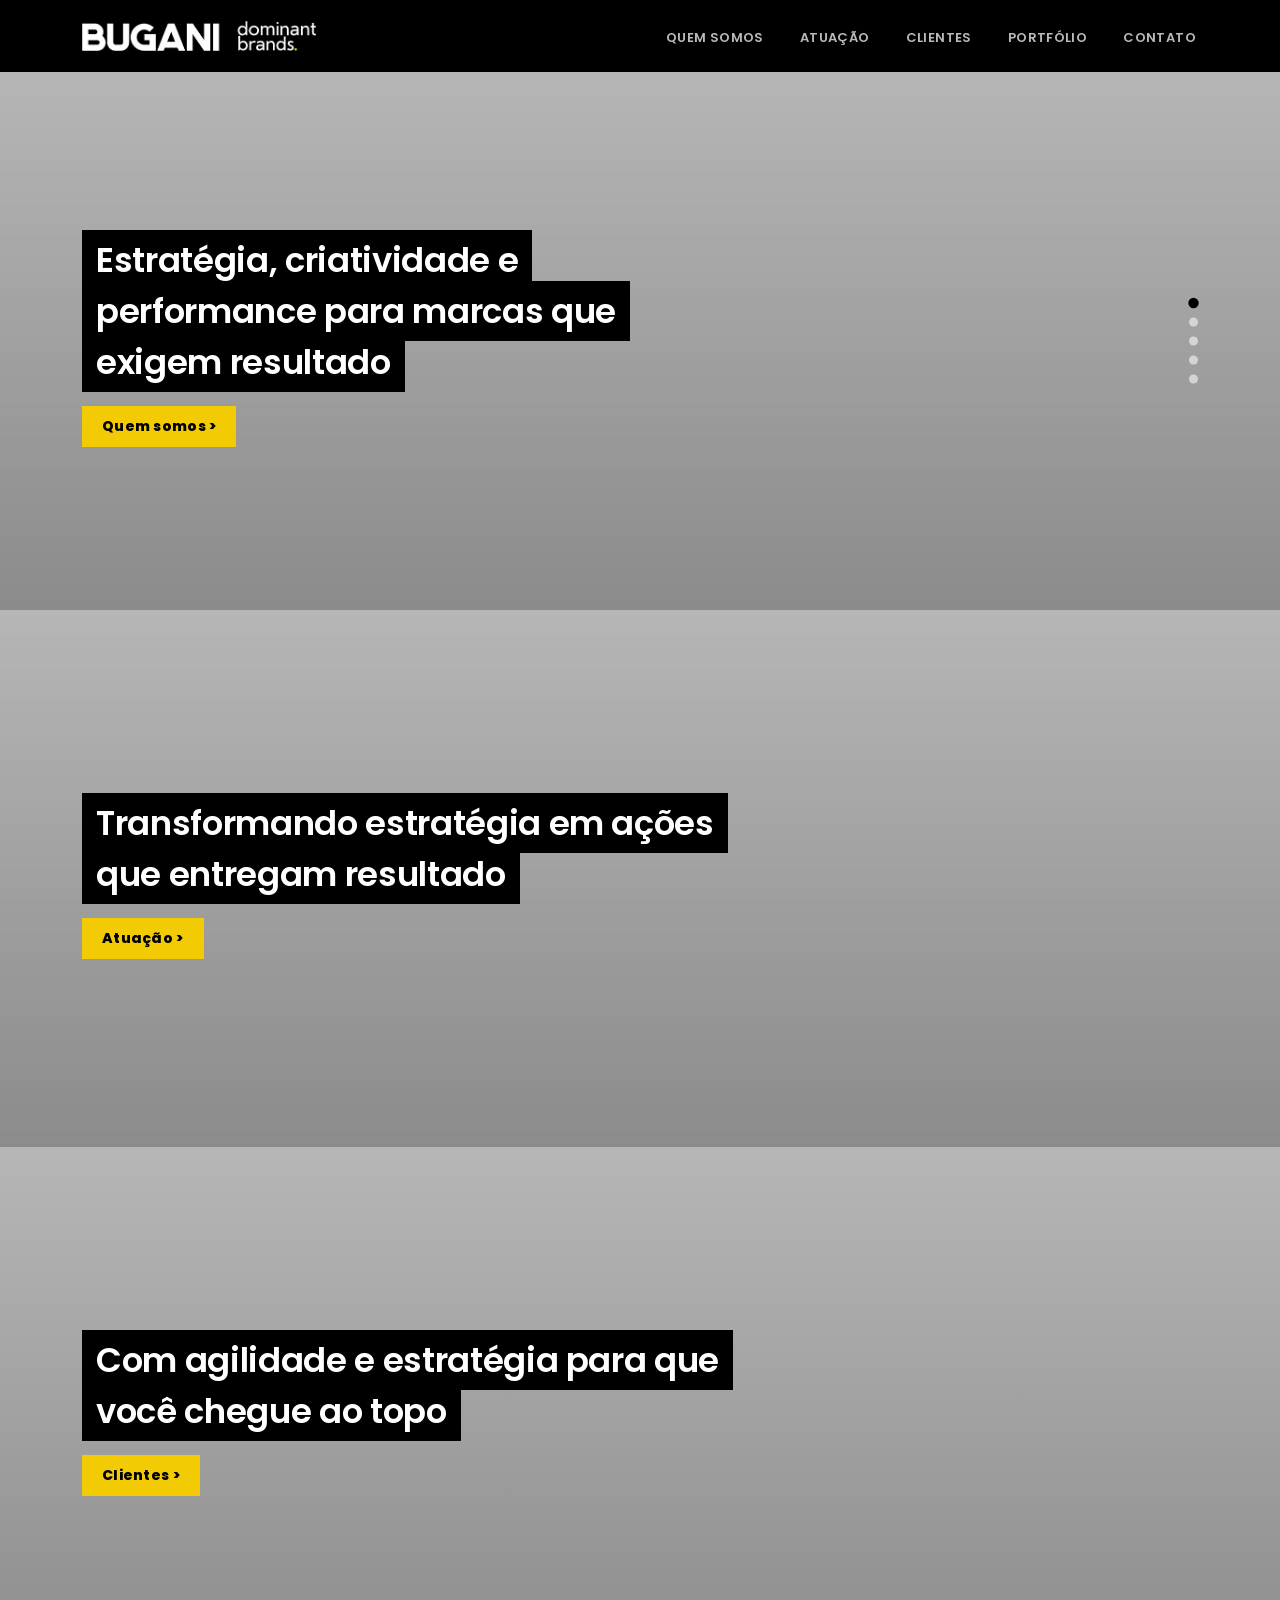
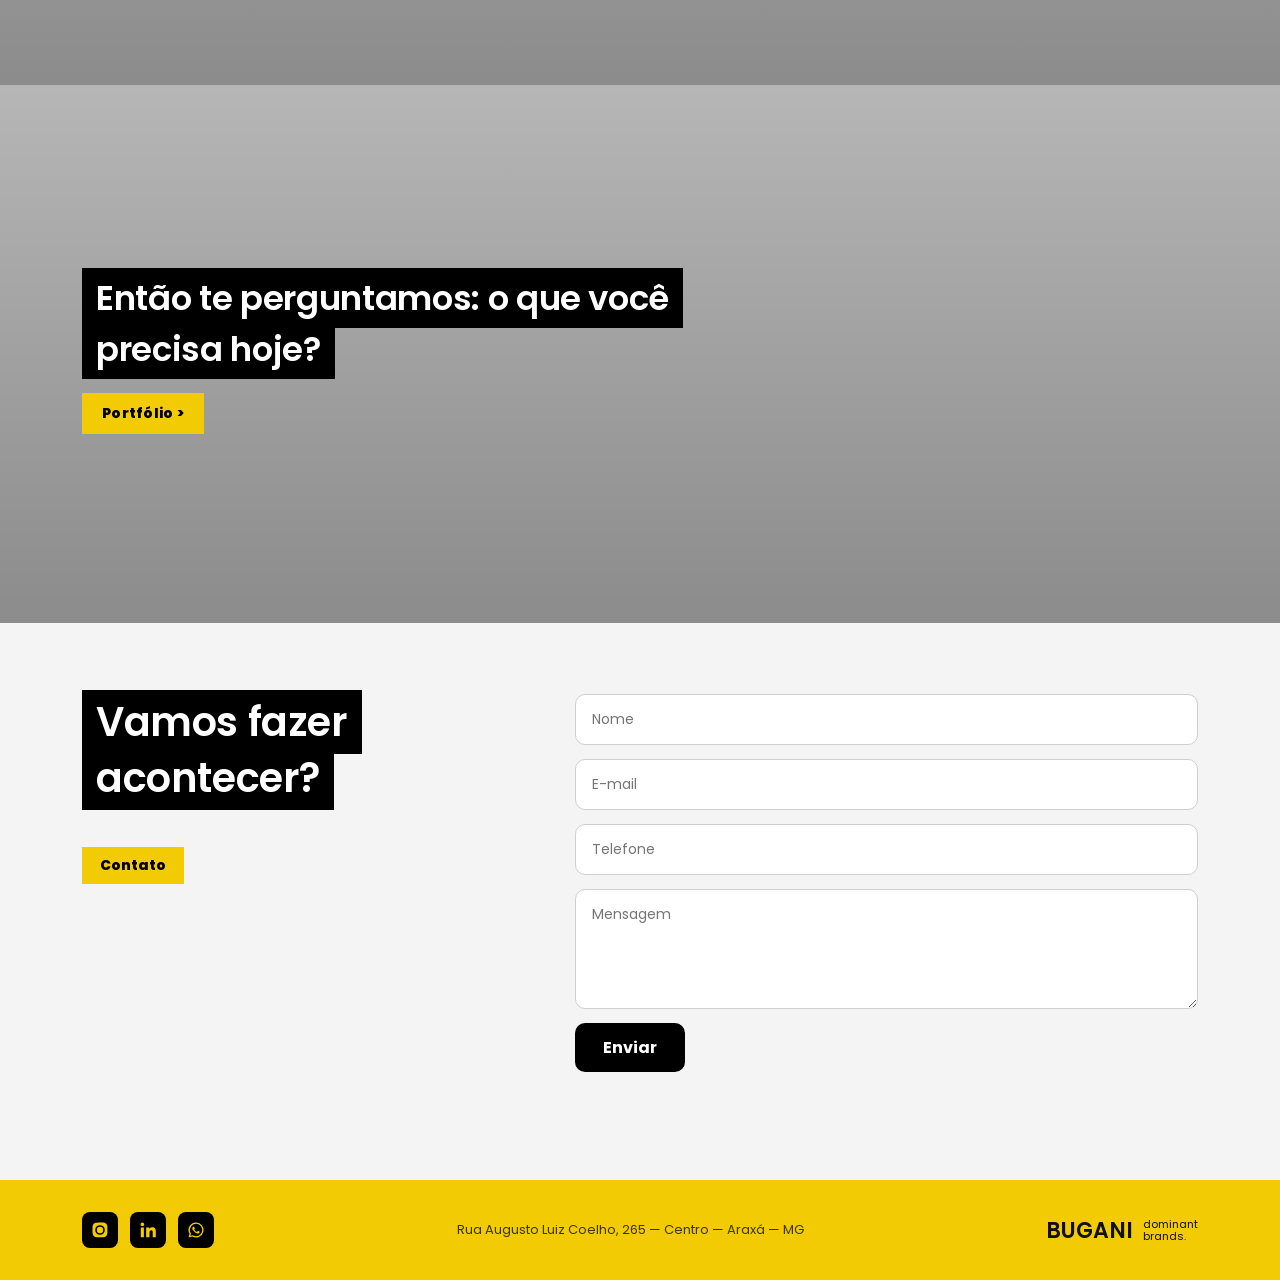
<file: index.html>
<!DOCTYPE html>
<html lang="pt-BR">
<head>
<meta charset="UTF-8">
<meta name="viewport" content="width=device-width, initial-scale=1">
<title>Bugani — Estratégia, criatividade e performance para marcas dominantes</title>
<meta name="description" content="Agência de marketing em Araxá, MG, que une estratégia, criatividade e performance para construir marcas mais fortes e relevantes.">
<link rel="icon" href="assets/favicon.png" type="image/png">
<link rel="apple-touch-icon" href="assets/apple-touch-icon.png">
<link rel="canonical" href="https://www.bugani.com.br/">
<meta name="theme-color" content="#000000">
<meta property="og:type" content="website">
<meta property="og:site_name" content="Bugani">
<meta property="og:title" content="Bugani — Estratégia, criatividade e performance para marcas dominantes">
<meta property="og:description" content="Agência de marketing em Araxá, MG, que une estratégia, criatividade e performance para construir marcas mais fortes e relevantes.">
<meta property="og:image" content="https://www.bugani.com.br/assets/og-image.png">
<meta property="og:url" content="https://www.bugani.com.br/">
<meta property="og:locale" content="pt_BR">
<meta name="twitter:card" content="summary_large_image">
<meta name="twitter:title" content="Bugani — Estratégia, criatividade e performance para marcas dominantes">
<meta name="twitter:description" content="Agência de marketing em Araxá, MG, que une estratégia, criatividade e performance para construir marcas mais fortes e relevantes.">
<meta name="twitter:image" content="https://www.bugani.com.br/assets/og-image.png">
<script type="application/ld+json">
{
  "@context": "https://schema.org",
  "@type": "MarketingAgency",
  "name": "Bugani",
  "description": "Agência de marketing em Araxá, MG, que une estratégia, criatividade e performance para construir marcas mais fortes e relevantes.",
  "url": "https://www.bugani.com.br/",
  "logo": "https://www.bugani.com.br/assets/og-image.png",
  "image": "https://www.bugani.com.br/assets/og-image.png",
  "telephone": "+55 34 99952-5095",
  "address": {
    "@type": "PostalAddress",
    "streetAddress": "Rua Augusto Luiz Coelho, 265 - Centro",
    "addressLocality": "Araxá",
    "addressRegion": "MG",
    "addressCountry": "BR"
  },
  "sameAs": [
    "https://www.instagram.com/bugani.ag/",
    "https://www.linkedin.com/company/buganimarketing/"
  ]
}
</script>
<link rel="preconnect" href="https://www.youtube-nocookie.com">
<link rel="preconnect" href="https://fonts.googleapis.com">
<link rel="preconnect" href="https://fonts.gstatic.com" crossorigin>
<link href="https://fonts.googleapis.com/css2?family=Poppins:wght@400;500;600;700&display=swap" rel="stylesheet">
<link rel="stylesheet" href="css/style.css">
</head>
<body>
<a href="#main" class="skip-link">Pular para o conteúdo</a>

<header class="nav">
  <div class="container">
    <a href="index.html" class="nav-logo">
      <img src="assets/logo-white.png" alt="Bugani — dominant brands." class="nav-logo__img">
    </a>
    <button class="nav-toggle" aria-label="Abrir menu" aria-expanded="false" aria-controls="nav-links">
      <span></span><span></span><span></span>
    </button>
    <ul class="nav-links" id="nav-links">
      <li><a href="quem-somos.html">Quem somos</a></li>
      <li><a href="atuacao.html">Atuação</a></li>
      <li><a href="clientes.html">Clientes</a></li>
      <li><a href="portfolio.html">Portfólio</a></li>
      <li><a href="#contato">Contato</a></li>
    </ul>
  </div>
</header>

<main id="main">

  <!-- 1 — Estratégia / Quem somos -->
  <section class="hero-section video-block" data-yt-id="15U0KMzEqms" data-yt-title="Bugani — estratégia, criatividade e performance">
    <div class="video-block__scrim"></div>
    <div class="container">
      <div class="hero-section__copy">
        <h1 class="hero-section__title">Estratégia, criatividade e performance para marcas que exigem resultado</h1>
        <br>
        <a href="quem-somos.html" class="hero-section__cta">Quem somos &gt;</a>
      </div>
      <nav class="hero-dots" aria-label="Seções da home">
        <a href="#hero-1" aria-current="true" aria-label="Seção 1"></a>
        <a href="#hero-2" aria-label="Seção 2"></a>
        <a href="#hero-3" aria-label="Seção 3"></a>
        <a href="#hero-4" aria-label="Seção 4"></a>
        <a href="#contato" aria-label="Contato"></a>
      </nav>
    </div>
  </section>

  <!-- 2 — Atuação -->
  <section id="hero-2" class="hero-section video-block" data-yt-id="dDusYgZnOe4" data-yt-title="Bugani — atuação">
    <div class="video-block__scrim"></div>
    <div class="container">
      <div class="hero-section__copy">
        <h2 class="hero-section__title">Transformando estratégia em ações que entregam resultado</h2>
        <br>
        <a href="atuacao.html" class="hero-section__cta">Atuação &gt;</a>
      </div>
    </div>
  </section>

  <!-- 3 — Clientes -->
  <section id="hero-3" class="hero-section video-block" data-yt-id="h9BPhiE2kbU" data-yt-title="Bugani — clientes">
    <div class="video-block__scrim"></div>
    <div class="container">
      <div class="hero-section__copy">
        <h2 class="hero-section__title">Com agilidade e estratégia para que você chegue ao topo</h2>
        <br>
        <a href="clientes.html" class="hero-section__cta">Clientes &gt;</a>
      </div>
    </div>
  </section>

  <!-- 4 — Portfólio -->
  <section id="hero-4" class="hero-section video-block" data-yt-id="0uT7sC6Jccw" data-yt-title="Bugani — portfólio">
    <div class="video-block__scrim"></div>
    <div class="container">
      <div class="hero-section__copy">
        <h2 class="hero-section__title">Então te perguntamos: o que você precisa hoje?</h2>
        <br>
        <a href="portfolio.html" class="hero-section__cta">Portfólio &gt;</a>
      </div>
    </div>
  </section>

  <!-- Contato -->
  <section id="contato" class="section section--muted">
    <div class="container">
      <div class="contact">
        <div>
          <h2 class="contact__title">Vamos fazer acontecer?</h2>
          <br><br>
          <a href="#contato-form" class="contact__cta">Contato</a>
        </div>
        <form class="contact-form" id="contato-form" novalidate>
          <label class="visually-hidden" for="nome">Nome</label>
          <input id="nome" name="nome" type="text" placeholder="Nome" required>

          <label class="visually-hidden" for="email">E-mail</label>
          <input id="email" name="email" type="email" placeholder="E-mail" required>

          <label class="visually-hidden" for="telefone">Telefone</label>
          <input id="telefone" name="telefone" type="tel" placeholder="Telefone">

          <label class="visually-hidden" for="mensagem">Mensagem</label>
          <textarea id="mensagem" name="mensagem" placeholder="Mensagem" required></textarea>

          <button type="submit">Enviar</button>
          <p class="form-status" role="status" aria-live="polite"></p>
        </form>
      </div>
    </div>
  </section>
</main>

<footer class="footer">
  <div class="container">
    <div class="footer-social">
      <a href="https://www.instagram.com/bugani.ag/" target="_blank" rel="noopener" aria-label="Instagram"><svg viewBox="0 0 24 24" width="18" height="18"><path d="M12 2c2.7 0 3 .01 4.1.06 1.1.05 1.8.2 2.4.44.65.25 1.2.6 1.75 1.15.5.5.85 1.1 1.1 1.75.24.6.4 1.3.44 2.4.05 1.1.06 1.4.06 4.1s-.01 3-.06 4.1c-.05 1.1-.2 1.8-.44 2.4a4.9 4.9 0 0 1-1.15 1.75 4.9 4.9 0 0 1-1.75 1.1c-.6.24-1.3.4-2.4.44-1.1.05-1.4.06-4.1.06s-3-.01-4.1-.06c-1.1-.05-1.8-.2-2.4-.44a4.9 4.9 0 0 1-1.75-1.15 4.9 4.9 0 0 1-1.1-1.75c-.24-.6-.4-1.3-.44-2.4C2.01 15 2 14.7 2 12s.01-3 .06-4.1c.05-1.1.2-1.8.44-2.4.25-.65.6-1.2 1.15-1.75A4.9 4.9 0 0 1 5.4 2.65c.6-.24 1.3-.4 2.4-.44C8.9 2.16 9.2 2.15 12 2Zm0 3.6a6.4 6.4 0 1 0 0 12.8 6.4 6.4 0 0 0 0-12.8Zm0 2.16a4.24 4.24 0 1 1 0 8.48 4.24 4.24 0 0 1 0-8.48Zm6.65-2.4a1.5 1.5 0 1 1-3 0 1.5 1.5 0 0 1 3 0Z"/></svg></a>
      <a href="https://www.linkedin.com/company/buganimarketing/" target="_blank" rel="noopener" aria-label="LinkedIn"><svg viewBox="0 0 24 24" width="18" height="18"><path d="M6.94 4.5a2.44 2.44 0 1 1-4.88 0 2.44 2.44 0 0 1 4.88 0ZM2.4 8.75h4.13V21.5H2.4V8.75Zm7.13 0h3.96v1.75h.06c.55-1.04 1.9-2.14 3.92-2.14 4.2 0 4.97 2.76 4.97 6.36V21.5h-4.13v-6c0-1.43-.03-3.27-2-3.27-2 0-2.3 1.56-2.3 3.17v6.1H9.53V8.75Z"/></svg></a>
      <a href="https://wa.me/5534999525095" target="_blank" rel="noopener" aria-label="WhatsApp"><svg viewBox="0 0 24 24" width="18" height="18"><path d="M12 2a10 10 0 0 0-8.6 15.1L2 22l5.03-1.36A10 10 0 1 0 12 2Zm0 18.2a8.16 8.16 0 0 1-4.16-1.14l-.3-.18-3 .81.8-2.93-.19-.3A8.2 8.2 0 1 1 12 20.2Zm4.5-6.13c-.24-.12-1.45-.72-1.68-.8-.22-.08-.39-.12-.55.12-.16.24-.63.8-.78.97-.14.16-.29.18-.53.06-.24-.12-1.02-.38-1.94-1.2-.72-.64-1.2-1.43-1.35-1.67-.14-.24-.02-.37.1-.49.11-.11.24-.29.36-.43.12-.14.16-.24.24-.4.08-.16.04-.3-.02-.42-.06-.12-.55-1.33-.76-1.82-.2-.48-.4-.42-.55-.42h-.47c-.16 0-.42.06-.64.3-.22.24-.84.82-.84 2s.86 2.32.98 2.48c.12.16 1.7 2.6 4.13 3.64.58.25 1.03.4 1.38.51.58.18 1.11.16 1.53.1.47-.07 1.45-.59 1.65-1.16.2-.57.2-1.06.14-1.16-.06-.1-.22-.16-.46-.28Z"/></svg></a>
    </div>
    <p class="footer-address">Rua Augusto Luiz Coelho, 265 — Centro — Araxá — MG</p>
    <div class="footer-logo">
      <span class="word">BUGANI</span>
      <span class="tag">dominant<br>brands.</span>
    </div>
  </div>
</footer>

<script src="js/main.js"></script>
</body>
</html>
</file>
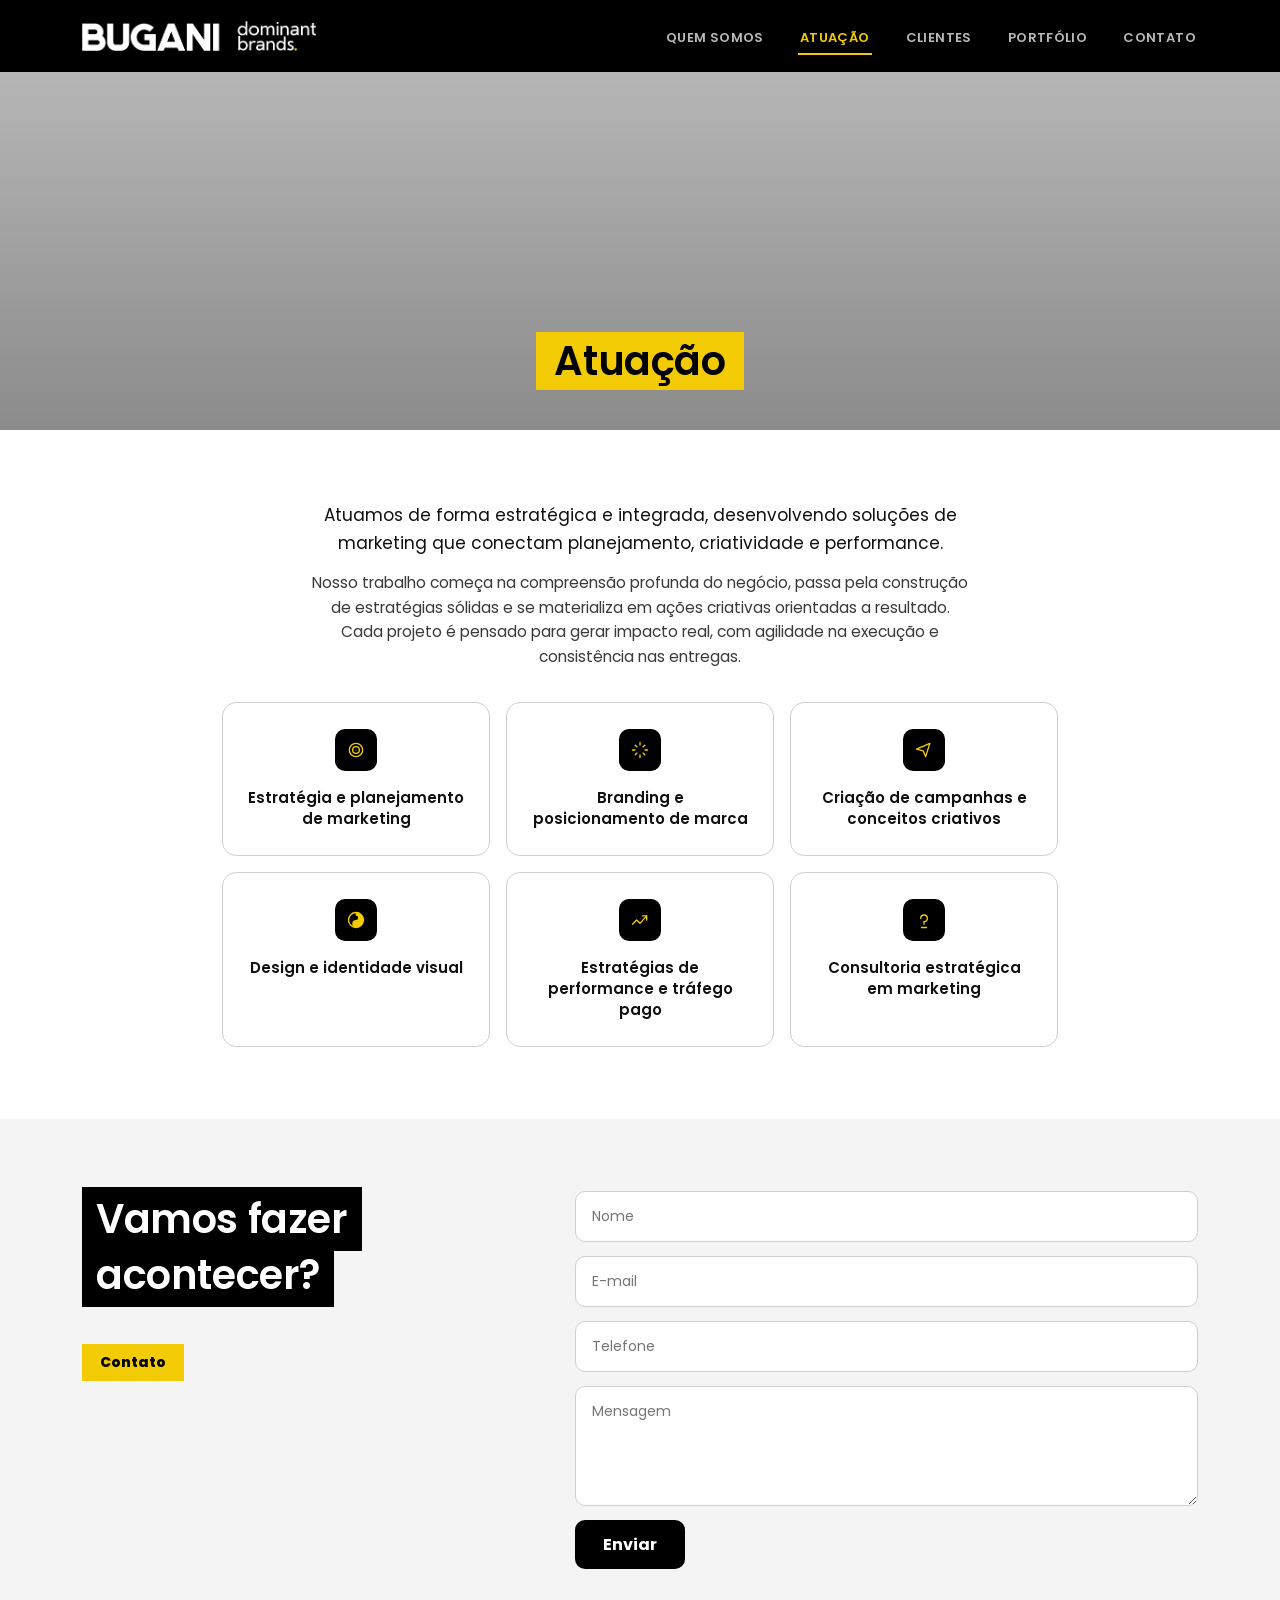
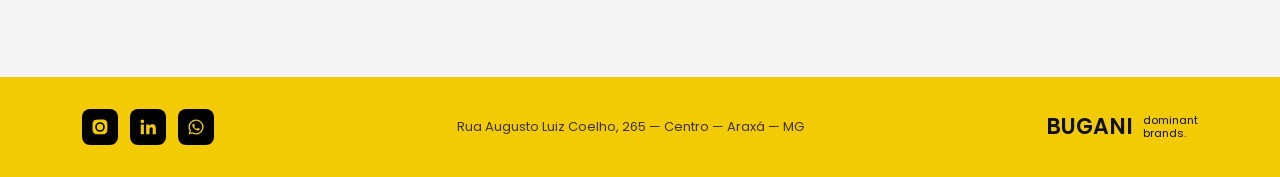
<file: atuacao.html>
<!DOCTYPE html>
<html lang="pt-BR">
<head>
<meta charset="UTF-8">
<meta name="viewport" content="width=device-width, initial-scale=1">
<title>Atuação — Bugani</title>
<meta name="description" content="Agência de marketing em Araxá, MG: atuamos de forma estratégica e integrada, conectando planejamento, criatividade e performance.">
<link rel="icon" href="assets/favicon.png" type="image/png">
<link rel="apple-touch-icon" href="assets/apple-touch-icon.png">
<link rel="canonical" href="https://www.bugani.com.br/atuacao.html">
<meta name="theme-color" content="#000000">
<meta property="og:type" content="website">
<meta property="og:site_name" content="Bugani">
<meta property="og:title" content="Atuação — Bugani">
<meta property="og:description" content="Agência de marketing em Araxá, MG: atuamos de forma estratégica e integrada, conectando planejamento, criatividade e performance.">
<meta property="og:image" content="https://www.bugani.com.br/assets/og-image.png">
<meta property="og:url" content="https://www.bugani.com.br/atuacao.html">
<meta property="og:locale" content="pt_BR">
<meta name="twitter:card" content="summary_large_image">
<meta name="twitter:title" content="Atuação — Bugani">
<meta name="twitter:description" content="Agência de marketing em Araxá, MG: atuamos de forma estratégica e integrada, conectando planejamento, criatividade e performance.">
<meta name="twitter:image" content="https://www.bugani.com.br/assets/og-image.png">
<link rel="preconnect" href="https://www.youtube-nocookie.com">
<link rel="preconnect" href="https://fonts.googleapis.com">
<link rel="preconnect" href="https://fonts.gstatic.com" crossorigin>
<link href="https://fonts.googleapis.com/css2?family=Poppins:wght@400;500;600;700&display=swap" rel="stylesheet">
<link rel="stylesheet" href="css/style.css">
</head>
<body>
<a href="#main" class="skip-link">Pular para o conteúdo</a>

<header class="nav">
  <div class="container">
    <a href="index.html" class="nav-logo">
      <img src="assets/logo-white.png" alt="Bugani — dominant brands." class="nav-logo__img">
    </a>
    <button class="nav-toggle" aria-label="Abrir menu" aria-expanded="false" aria-controls="nav-links">
      <span></span><span></span><span></span>
    </button>
    <ul class="nav-links" id="nav-links">
      <li><a href="quem-somos.html">Quem somos</a></li>
      <li><a href="atuacao.html" aria-current="page">Atuação</a></li>
      <li><a href="clientes.html">Clientes</a></li>
      <li><a href="portfolio.html">Portfólio</a></li>
      <li><a href="#contato">Contato</a></li>
    </ul>
  </div>
</header>

<main id="main">

  <section class="page-banner video-block" data-yt-id="dDusYgZnOe4" data-yt-title="Bugani — atuação">
    <div class="video-block__scrim"></div>
    <div class="container">
      <h1 class="page-banner__label">Atuação</h1>
    </div>
  </section>

  <section class="section">
    <div class="container container--narrow">
      <div class="section-intro">
        <p>Atuamos de forma estratégica e integrada, desenvolvendo soluções de marketing que conectam planejamento, criatividade e performance.</p>
        <p>Nosso trabalho começa na compreensão profunda do negócio, passa pela construção de estratégias sólidas e se materializa em ações criativas orientadas a resultado. Cada projeto é pensado para gerar impacto real, com agilidade na execução e consistência nas entregas.</p>
      </div>

      <div class="service-grid">
        <div class="service-card">
          <span class="service-card__icon" aria-hidden="true"><svg viewBox="0 0 24 24"><circle cx="12" cy="12" r="8"/><circle cx="12" cy="12" r="4"/><circle cx="12" cy="12" r="0.6" fill="currentColor" stroke="none"/></svg></span>
          <span class="service-card__text">Estratégia e planejamento de marketing</span>
        </div>
        <div class="service-card">
          <span class="service-card__icon" aria-hidden="true"><svg viewBox="0 0 24 24"><path d="M12 3v3M12 18v3M3 12h3M18 12h3M6.3 6.3l2 2M15.7 15.7l2 2M17.7 6.3l-2 2M8.3 15.7l-2 2"/></svg></span>
          <span class="service-card__text">Branding e posicionamento de marca</span>
        </div>
        <div class="service-card">
          <span class="service-card__icon" aria-hidden="true"><svg viewBox="0 0 24 24"><path d="M3 11l16-7-5 16-3-7-8-2z"/></svg></span>
          <span class="service-card__text">Criação de campanhas e conceitos criativos</span>
        </div>
        <div class="service-card">
          <span class="service-card__icon" aria-hidden="true"><svg viewBox="0 0 24 24"><circle cx="12" cy="12" r="9"/><path d="M12 3a9 9 0 0 1 0 18 4.5 4.5 0 0 1 0-9 2.5 2.5 0 0 0 0-5 4.5 4.5 0 0 1 0-4z" fill="currentColor" stroke="none"/></svg></span>
          <span class="service-card__text">Design e identidade visual</span>
        </div>
        <div class="service-card">
          <span class="service-card__icon" aria-hidden="true"><svg viewBox="0 0 24 24"><path d="M3 17l5-5 4 4 8-9"/><path d="M15 7h5v5"/></svg></span>
          <span class="service-card__text">Estratégias de performance e tráfego pago</span>
        </div>
        <div class="service-card">
          <span class="service-card__icon" aria-hidden="true"><svg viewBox="0 0 24 24"><path d="M8 10a4 4 0 1 1 4 4"/><path d="M12 14v3M9 21h6"/><circle cx="8" cy="10" r="0.6" fill="currentColor" stroke="none"/></svg></span>
          <span class="service-card__text">Consultoria estratégica em marketing</span>
        </div>
      </div>
    </div>
  </section>

  <section id="contato" class="section section--muted">
    <div class="container">
      <div class="contact">
        <div>
          <h2 class="contact__title">Vamos fazer acontecer?</h2>
          <br><br>
          <a href="#contato-form" class="contact__cta">Contato</a>
        </div>
        <form class="contact-form" id="contato-form" novalidate>
          <label class="visually-hidden" for="nome">Nome</label>
          <input id="nome" name="nome" type="text" placeholder="Nome" required>
          <label class="visually-hidden" for="email">E-mail</label>
          <input id="email" name="email" type="email" placeholder="E-mail" required>
          <label class="visually-hidden" for="telefone">Telefone</label>
          <input id="telefone" name="telefone" type="tel" placeholder="Telefone">
          <label class="visually-hidden" for="mensagem">Mensagem</label>
          <textarea id="mensagem" name="mensagem" placeholder="Mensagem" required></textarea>
          <button type="submit">Enviar</button>
          <p class="form-status" role="status" aria-live="polite"></p>
        </form>
      </div>
    </div>
  </section>
</main>

<footer class="footer">
  <div class="container">
    <div class="footer-social">
      <a href="https://www.instagram.com/bugani.ag/" target="_blank" rel="noopener" aria-label="Instagram"><svg viewBox="0 0 24 24" width="18" height="18"><path d="M12 2c2.7 0 3 .01 4.1.06 1.1.05 1.8.2 2.4.44.65.25 1.2.6 1.75 1.15.5.5.85 1.1 1.1 1.75.24.6.4 1.3.44 2.4.05 1.1.06 1.4.06 4.1s-.01 3-.06 4.1c-.05 1.1-.2 1.8-.44 2.4a4.9 4.9 0 0 1-1.15 1.75 4.9 4.9 0 0 1-1.75 1.1c-.6.24-1.3.4-2.4.44-1.1.05-1.4.06-4.1.06s-3-.01-4.1-.06c-1.1-.05-1.8-.2-2.4-.44a4.9 4.9 0 0 1-1.75-1.15 4.9 4.9 0 0 1-1.1-1.75c-.24-.6-.4-1.3-.44-2.4C2.01 15 2 14.7 2 12s.01-3 .06-4.1c.05-1.1.2-1.8.44-2.4.25-.65.6-1.2 1.15-1.75A4.9 4.9 0 0 1 5.4 2.65c.6-.24 1.3-.4 2.4-.44C8.9 2.16 9.2 2.15 12 2Zm0 3.6a6.4 6.4 0 1 0 0 12.8 6.4 6.4 0 0 0 0-12.8Zm0 2.16a4.24 4.24 0 1 1 0 8.48 4.24 4.24 0 0 1 0-8.48Zm6.65-2.4a1.5 1.5 0 1 1-3 0 1.5 1.5 0 0 1 3 0Z"/></svg></a>
      <a href="https://www.linkedin.com/company/buganimarketing/" target="_blank" rel="noopener" aria-label="LinkedIn"><svg viewBox="0 0 24 24" width="18" height="18"><path d="M6.94 4.5a2.44 2.44 0 1 1-4.88 0 2.44 2.44 0 0 1 4.88 0ZM2.4 8.75h4.13V21.5H2.4V8.75Zm7.13 0h3.96v1.75h.06c.55-1.04 1.9-2.14 3.92-2.14 4.2 0 4.97 2.76 4.97 6.36V21.5h-4.13v-6c0-1.43-.03-3.27-2-3.27-2 0-2.3 1.56-2.3 3.17v6.1H9.53V8.75Z"/></svg></a>
      <a href="https://wa.me/5534999525095" target="_blank" rel="noopener" aria-label="WhatsApp"><svg viewBox="0 0 24 24" width="18" height="18"><path d="M12 2a10 10 0 0 0-8.6 15.1L2 22l5.03-1.36A10 10 0 1 0 12 2Zm0 18.2a8.16 8.16 0 0 1-4.16-1.14l-.3-.18-3 .81.8-2.93-.19-.3A8.2 8.2 0 1 1 12 20.2Zm4.5-6.13c-.24-.12-1.45-.72-1.68-.8-.22-.08-.39-.12-.55.12-.16.24-.63.8-.78.97-.14.16-.29.18-.53.06-.24-.12-1.02-.38-1.94-1.2-.72-.64-1.2-1.43-1.35-1.67-.14-.24-.02-.37.1-.49.11-.11.24-.29.36-.43.12-.14.16-.24.24-.4.08-.16.04-.3-.02-.42-.06-.12-.55-1.33-.76-1.82-.2-.48-.4-.42-.55-.42h-.47c-.16 0-.42.06-.64.3-.22.24-.84.82-.84 2s.86 2.32.98 2.48c.12.16 1.7 2.6 4.13 3.64.58.25 1.03.4 1.38.51.58.18 1.11.16 1.53.1.47-.07 1.45-.59 1.65-1.16.2-.57.2-1.06.14-1.16-.06-.1-.22-.16-.46-.28Z"/></svg></a>
    </div>
    <p class="footer-address">Rua Augusto Luiz Coelho, 265 — Centro — Araxá — MG</p>
    <div class="footer-logo">
      <span class="word">BUGANI</span>
      <span class="tag">dominant<br>brands.</span>
    </div>
  </div>
</footer>

<script src="js/main.js"></script>
</body>
</html>
</file>
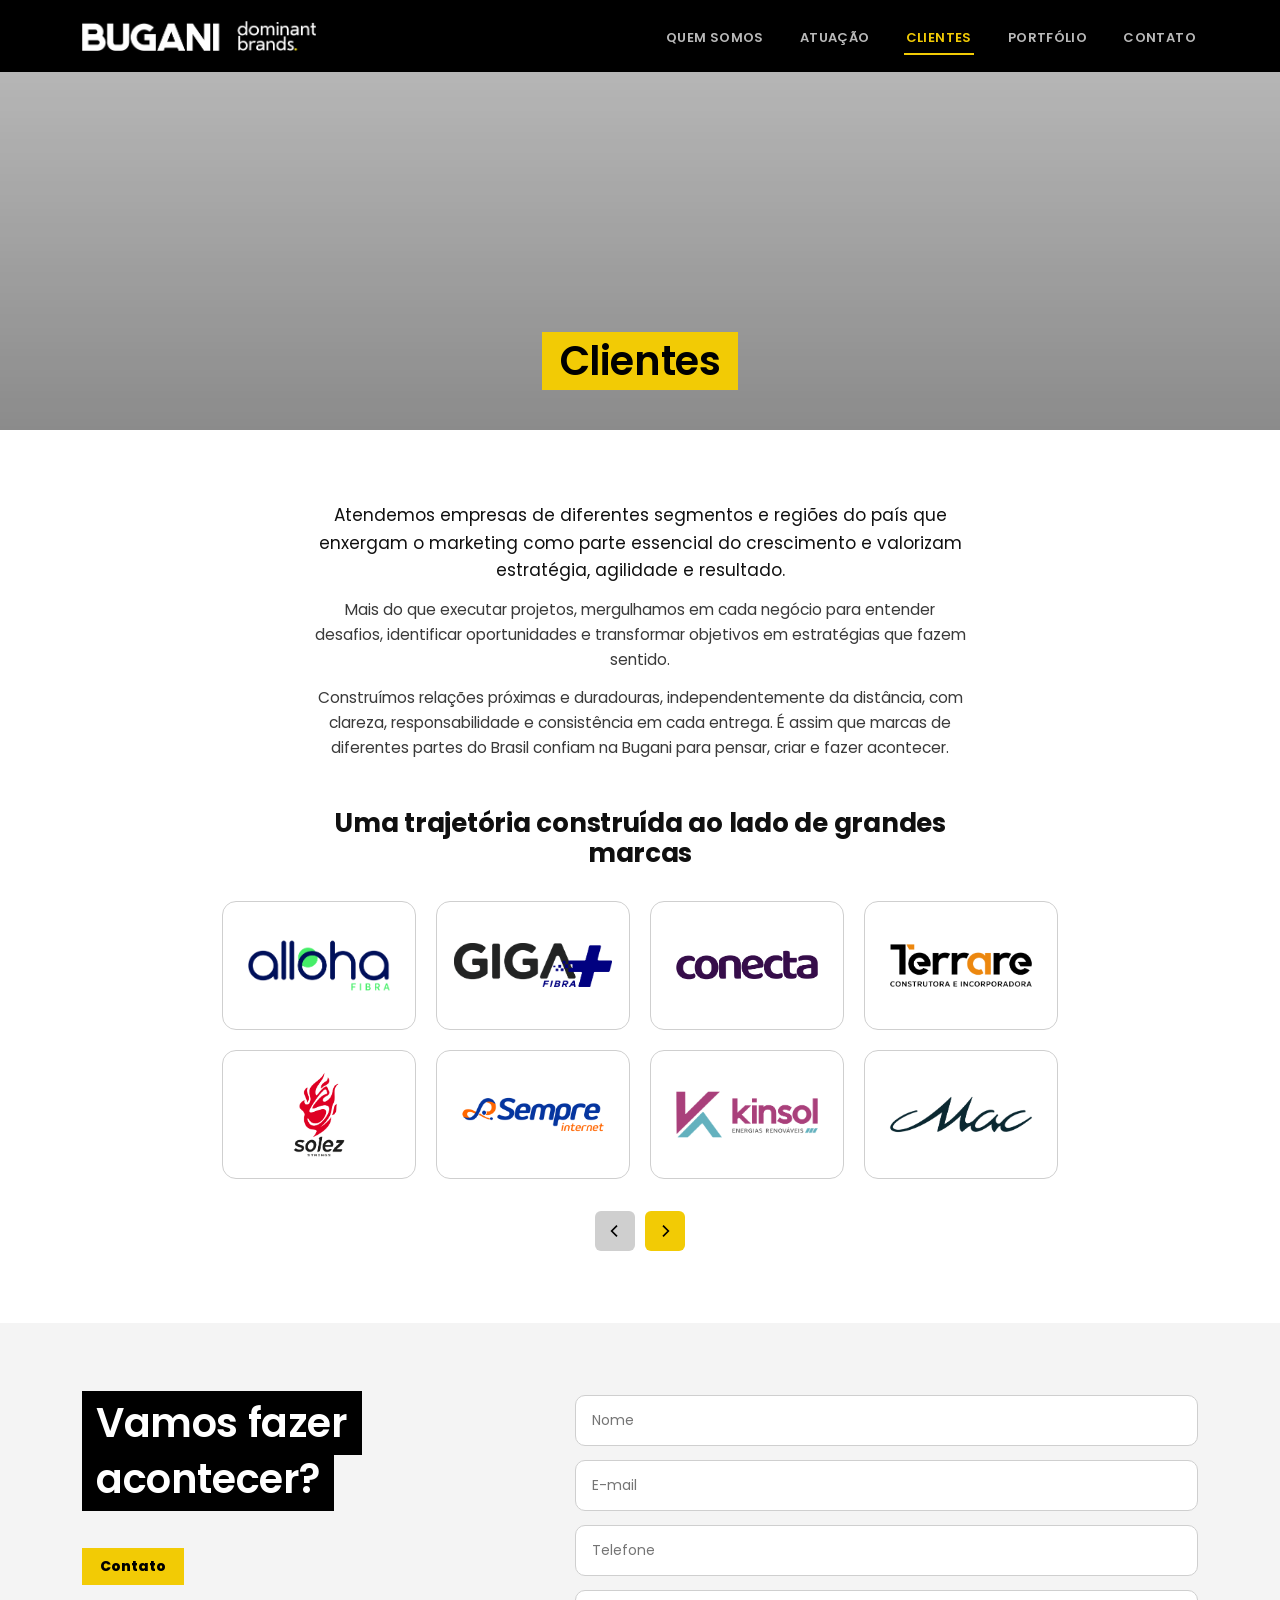
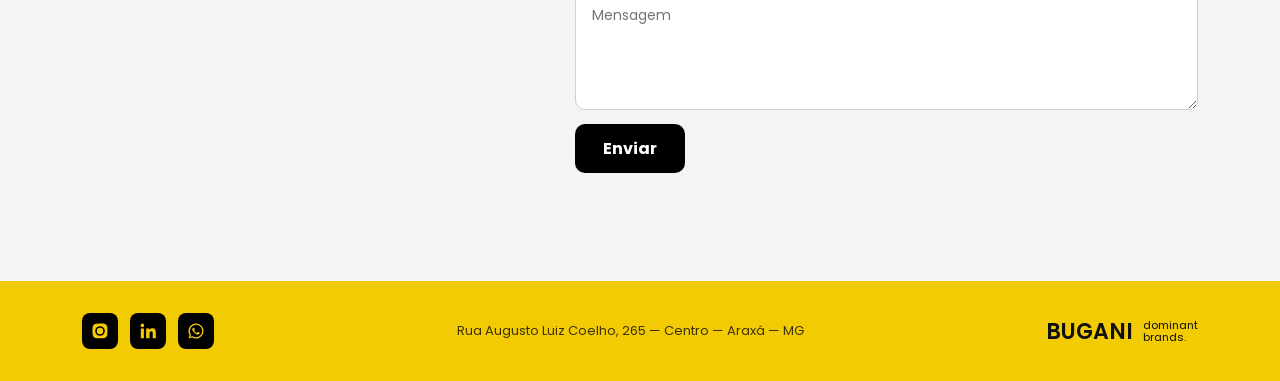
<file: clientes.html>
<!DOCTYPE html>
<html lang="pt-BR">
<head>
<meta charset="UTF-8">
<meta name="viewport" content="width=device-width, initial-scale=1">
<title>Clientes — Bugani</title>
<meta name="description" content="Agência de marketing em Araxá, MG, que atende marcas que valorizam estratégia, agilidade e resultado.">
<link rel="icon" href="assets/favicon.png" type="image/png">
<link rel="apple-touch-icon" href="assets/apple-touch-icon.png">
<link rel="canonical" href="https://www.bugani.com.br/clientes.html">
<meta name="theme-color" content="#000000">
<meta property="og:type" content="website">
<meta property="og:site_name" content="Bugani">
<meta property="og:title" content="Clientes — Bugani">
<meta property="og:description" content="Agência de marketing em Araxá, MG, que atende marcas que valorizam estratégia, agilidade e resultado.">
<meta property="og:image" content="https://www.bugani.com.br/assets/og-image.png">
<meta property="og:url" content="https://www.bugani.com.br/clientes.html">
<meta property="og:locale" content="pt_BR">
<meta name="twitter:card" content="summary_large_image">
<meta name="twitter:title" content="Clientes — Bugani">
<meta name="twitter:description" content="Agência de marketing em Araxá, MG, que atende marcas que valorizam estratégia, agilidade e resultado.">
<meta name="twitter:image" content="https://www.bugani.com.br/assets/og-image.png">
<link rel="preconnect" href="https://www.youtube-nocookie.com">
<link rel="preconnect" href="https://fonts.googleapis.com">
<link rel="preconnect" href="https://fonts.gstatic.com" crossorigin>
<link href="https://fonts.googleapis.com/css2?family=Poppins:wght@400;500;600;700&display=swap" rel="stylesheet">
<link rel="stylesheet" href="css/style.css">
</head>
<body>
<a href="#main" class="skip-link">Pular para o conteúdo</a>

<header class="nav">
  <div class="container">
    <a href="index.html" class="nav-logo">
      <img src="assets/logo-white.png" alt="Bugani — dominant brands." class="nav-logo__img">
    </a>
    <button class="nav-toggle" aria-label="Abrir menu" aria-expanded="false" aria-controls="nav-links">
      <span></span><span></span><span></span>
    </button>
    <ul class="nav-links" id="nav-links">
      <li><a href="quem-somos.html">Quem somos</a></li>
      <li><a href="atuacao.html">Atuação</a></li>
      <li><a href="clientes.html" aria-current="page">Clientes</a></li>
      <li><a href="portfolio.html">Portfólio</a></li>
      <li><a href="#contato">Contato</a></li>
    </ul>
  </div>
</header>

<main id="main">

  <section class="page-banner video-block" data-yt-id="h9BPhiE2kbU" data-yt-title="Bugani — clientes">
    <div class="video-block__scrim"></div>
    <div class="container">
      <h1 class="page-banner__label">Clientes</h1>
    </div>
  </section>

  <section class="section">
    <div class="container container--narrow">
      <div class="section-intro">
        <p>Atendemos empresas de diferentes segmentos e regiões do país que enxergam o marketing como parte essencial do crescimento e valorizam estratégia, agilidade e resultado.</p>
        <p>Mais do que executar projetos, mergulhamos em cada negócio para entender desafios, identificar oportunidades e transformar objetivos em estratégias que fazem sentido.</p>
        <p>Construímos relações próximas e duradouras, independentemente da distância, com clareza, responsabilidade e consistência em cada entrega. É assim que marcas de diferentes partes do Brasil confiam na Bugani para pensar, criar e fazer acontecer.</p>
      </div>

      <div class="mission-block">
        <h2 class="content-heading">Uma trajetória construída ao lado de grandes marcas</h2>
      </div>

      <div data-carousel data-per-page="4">
        <div class="carousel-track">
          <div class="card-grid card-grid--4">
            <div class="client-logo-slot"><img src="assets/clients/alloha.png" alt="Alloha" loading="lazy"></div>
            <div class="client-logo-slot"><img src="assets/clients/giga-fibra.png" alt="Giga+ Fibra" loading="lazy"></div>
            <div class="client-logo-slot"><img src="assets/clients/conecta.png" alt="Conecta" loading="lazy"></div>
            <div class="client-logo-slot"><img src="assets/clients/terrare.png" alt="Terrare Construtora" loading="lazy"></div>
            <div class="client-logo-slot"><img src="assets/clients/solez.png" alt="Solez" loading="lazy"></div>
            <div class="client-logo-slot"><img src="assets/clients/sempre-internet.png" alt="Sempre Internet" loading="lazy"></div>
            <div class="client-logo-slot"><img src="assets/clients/kinsol.png" alt="Kinsol" loading="lazy"></div>
            <div class="client-logo-slot"><img src="assets/clients/mac.png" alt="Mac" loading="lazy"></div>
            <div class="client-logo-slot"><img src="assets/clients/grupo-eynvest.png" alt="Grupo Eynvest" loading="lazy"></div>
            <div class="client-logo-slot"><img src="assets/clients/dbnet.png" alt="DBNet" loading="lazy"></div>
            <div class="client-logo-slot"><img src="assets/clients/onnet.png" alt="OnNet" loading="lazy"></div>
            <div class="client-logo-slot"><img src="assets/clients/dtelecom.png" alt="D.Telecom" loading="lazy"></div>
            <div class="client-logo-slot"><img src="assets/clients/arko.png" alt="Arko" loading="lazy"></div>
            <div class="client-logo-slot"><img src="assets/clients/bra-capital.png" alt="BRA Capital" loading="lazy"></div>
            <div class="client-logo-slot"><img src="assets/clients/cafe-dona-beja.png" alt="Café Dona Beja" loading="lazy"></div>
            <div class="client-logo-slot"><img src="assets/clients/click.png" alt="Click" loading="lazy"></div>
            <div class="client-logo-slot"><img src="assets/clients/eai.png" alt="Eai" loading="lazy"></div>
            <div class="client-logo-slot"><img src="assets/clients/fort.png" alt="Fort" loading="lazy"></div>
            <div class="client-logo-slot"><img src="assets/clients/grupo-rabelo.png" alt="Grupo Rabelo" loading="lazy"></div>
            <div class="client-logo-slot"><img src="assets/clients/napemo.png" alt="Napemo" loading="lazy"></div>
            <div class="client-logo-slot"><img src="assets/clients/onda.png" alt="Onda" loading="lazy"></div>
            <div class="client-logo-slot"><img src="assets/clients/plenna.png" alt="Plenna" loading="lazy"></div>
            <div class="client-logo-slot"><img src="assets/clients/saviv.png" alt="Saviv" loading="lazy"></div>
            <div class="client-logo-slot"><img src="assets/clients/serra-dourada.png" alt="Serra Dourada" loading="lazy"></div>
            <div class="client-logo-slot"><img src="assets/clients/sumicity.png" alt="Sumicity" loading="lazy"></div>
            <div class="client-logo-slot"><img src="assets/clients/unimed.png" alt="Unimed" loading="lazy"></div>
            <div class="client-logo-slot"><img src="assets/clients/univox.png" alt="Univox" loading="lazy"></div>
            <div class="client-logo-slot"><img src="assets/clients/vellax.png" alt="Vellax" loading="lazy"></div>
            <div class="client-logo-slot"><img src="assets/clients/vivas.png" alt="Vivas" loading="lazy"></div>
          </div>
        </div>
        <div class="carousel-controls">
          <button type="button" data-carousel-prev aria-label="Clientes anteriores"><svg viewBox="0 0 24 24"><path d="M15 4l-8 8 8 8" stroke="#000" stroke-width="2.5" fill="none"/></svg></button>
          <button type="button" data-carousel-next aria-label="Próximos clientes"><svg viewBox="0 0 24 24"><path d="M9 4l8 8-8 8" stroke="#000" stroke-width="2.5" fill="none"/></svg></button>
        </div>
      </div>
    </div>
  </section>

  <section id="contato" class="section section--muted">
    <div class="container">
      <div class="contact">
        <div>
          <h2 class="contact__title">Vamos fazer acontecer?</h2>
          <br><br>
          <a href="#contato-form" class="contact__cta">Contato</a>
        </div>
        <form class="contact-form" id="contato-form" novalidate>
          <label class="visually-hidden" for="nome">Nome</label>
          <input id="nome" name="nome" type="text" placeholder="Nome" required>
          <label class="visually-hidden" for="email">E-mail</label>
          <input id="email" name="email" type="email" placeholder="E-mail" required>
          <label class="visually-hidden" for="telefone">Telefone</label>
          <input id="telefone" name="telefone" type="tel" placeholder="Telefone">
          <label class="visually-hidden" for="mensagem">Mensagem</label>
          <textarea id="mensagem" name="mensagem" placeholder="Mensagem" required></textarea>
          <button type="submit">Enviar</button>
          <p class="form-status" role="status" aria-live="polite"></p>
        </form>
      </div>
    </div>
  </section>
</main>

<footer class="footer">
  <div class="container">
    <div class="footer-social">
      <a href="https://www.instagram.com/bugani.ag/" target="_blank" rel="noopener" aria-label="Instagram"><svg viewBox="0 0 24 24" width="18" height="18"><path d="M12 2c2.7 0 3 .01 4.1.06 1.1.05 1.8.2 2.4.44.65.25 1.2.6 1.75 1.15.5.5.85 1.1 1.1 1.75.24.6.4 1.3.44 2.4.05 1.1.06 1.4.06 4.1s-.01 3-.06 4.1c-.05 1.1-.2 1.8-.44 2.4a4.9 4.9 0 0 1-1.15 1.75 4.9 4.9 0 0 1-1.75 1.1c-.6.24-1.3.4-2.4.44-1.1.05-1.4.06-4.1.06s-3-.01-4.1-.06c-1.1-.05-1.8-.2-2.4-.44a4.9 4.9 0 0 1-1.75-1.15 4.9 4.9 0 0 1-1.1-1.75c-.24-.6-.4-1.3-.44-2.4C2.01 15 2 14.7 2 12s.01-3 .06-4.1c.05-1.1.2-1.8.44-2.4.25-.65.6-1.2 1.15-1.75A4.9 4.9 0 0 1 5.4 2.65c.6-.24 1.3-.4 2.4-.44C8.9 2.16 9.2 2.15 12 2Zm0 3.6a6.4 6.4 0 1 0 0 12.8 6.4 6.4 0 0 0 0-12.8Zm0 2.16a4.24 4.24 0 1 1 0 8.48 4.24 4.24 0 0 1 0-8.48Zm6.65-2.4a1.5 1.5 0 1 1-3 0 1.5 1.5 0 0 1 3 0Z"/></svg></a>
      <a href="https://www.linkedin.com/company/buganimarketing/" target="_blank" rel="noopener" aria-label="LinkedIn"><svg viewBox="0 0 24 24" width="18" height="18"><path d="M6.94 4.5a2.44 2.44 0 1 1-4.88 0 2.44 2.44 0 0 1 4.88 0ZM2.4 8.75h4.13V21.5H2.4V8.75Zm7.13 0h3.96v1.75h.06c.55-1.04 1.9-2.14 3.92-2.14 4.2 0 4.97 2.76 4.97 6.36V21.5h-4.13v-6c0-1.43-.03-3.27-2-3.27-2 0-2.3 1.56-2.3 3.17v6.1H9.53V8.75Z"/></svg></a>
      <a href="https://wa.me/5534999525095" target="_blank" rel="noopener" aria-label="WhatsApp"><svg viewBox="0 0 24 24" width="18" height="18"><path d="M12 2a10 10 0 0 0-8.6 15.1L2 22l5.03-1.36A10 10 0 1 0 12 2Zm0 18.2a8.16 8.16 0 0 1-4.16-1.14l-.3-.18-3 .81.8-2.93-.19-.3A8.2 8.2 0 1 1 12 20.2Zm4.5-6.13c-.24-.12-1.45-.72-1.68-.8-.22-.08-.39-.12-.55.12-.16.24-.63.8-.78.97-.14.16-.29.18-.53.06-.24-.12-1.02-.38-1.94-1.2-.72-.64-1.2-1.43-1.35-1.67-.14-.24-.02-.37.1-.49.11-.11.24-.29.36-.43.12-.14.16-.24.24-.4.08-.16.04-.3-.02-.42-.06-.12-.55-1.33-.76-1.82-.2-.48-.4-.42-.55-.42h-.47c-.16 0-.42.06-.64.3-.22.24-.84.82-.84 2s.86 2.32.98 2.48c.12.16 1.7 2.6 4.13 3.64.58.25 1.03.4 1.38.51.58.18 1.11.16 1.53.1.47-.07 1.45-.59 1.65-1.16.2-.57.2-1.06.14-1.16-.06-.1-.22-.16-.46-.28Z"/></svg></a>
    </div>
    <p class="footer-address">Rua Augusto Luiz Coelho, 265 — Centro — Araxá — MG</p>
    <div class="footer-logo">
      <span class="word">BUGANI</span>
      <span class="tag">dominant<br>brands.</span>
    </div>
  </div>
</footer>

<script src="js/main.js"></script>
</body>
</html>
</file>
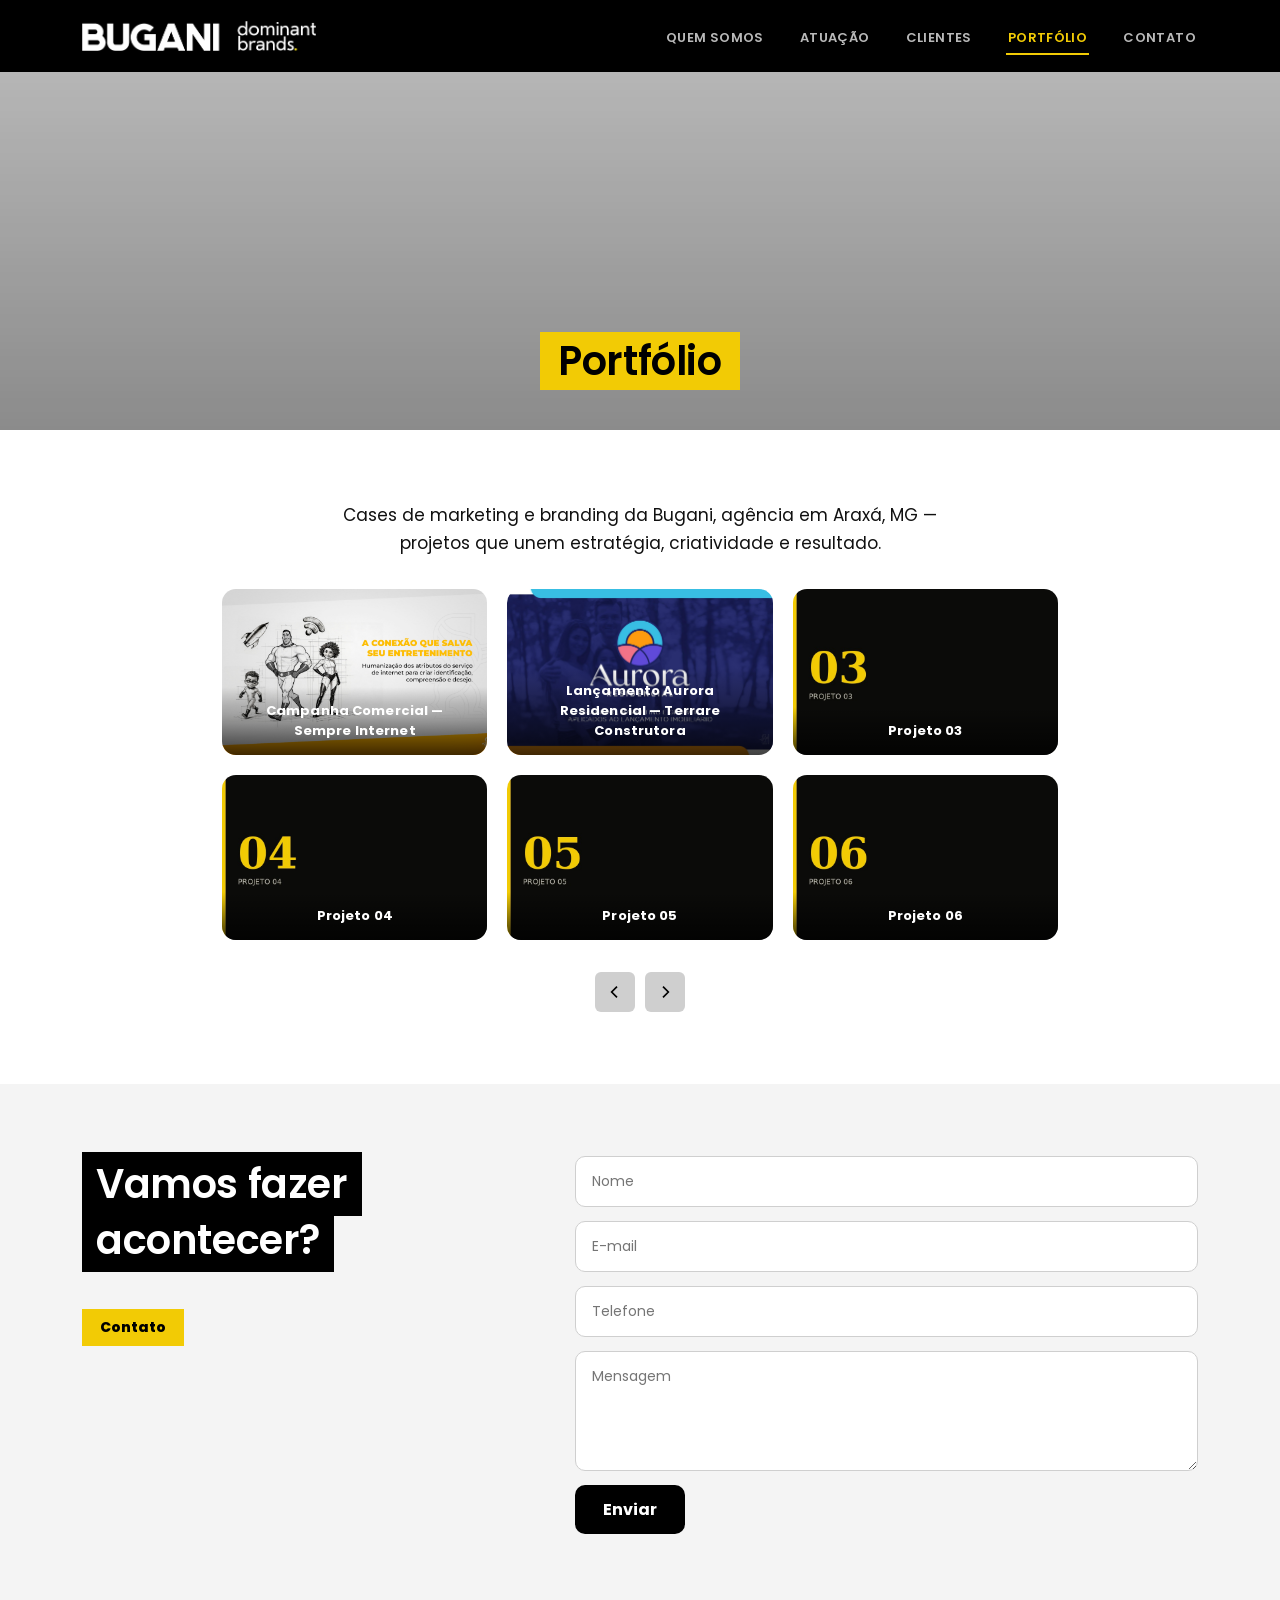
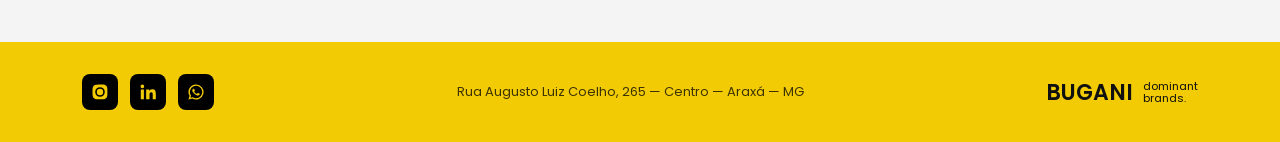
<file: portfolio.html>
<!DOCTYPE html>
<html lang="pt-BR">
<head>
<meta charset="UTF-8">
<meta name="viewport" content="width=device-width, initial-scale=1">
<title>Portfólio — Bugani</title>
<meta name="description" content="Cases de marketing e branding da Bugani, agência em Araxá, MG — projetos que unem estratégia, criatividade e resultado.">
<link rel="icon" href="assets/favicon.png" type="image/png">
<link rel="apple-touch-icon" href="assets/apple-touch-icon.png">
<link rel="canonical" href="https://www.bugani.com.br/portfolio.html">
<meta name="theme-color" content="#000000">
<meta property="og:type" content="website">
<meta property="og:site_name" content="Bugani">
<meta property="og:title" content="Portfólio — Bugani">
<meta property="og:description" content="Cases de marketing e branding da Bugani, agência em Araxá, MG — projetos que unem estratégia, criatividade e resultado.">
<meta property="og:image" content="https://www.bugani.com.br/assets/og-image.png">
<meta property="og:url" content="https://www.bugani.com.br/portfolio.html">
<meta property="og:locale" content="pt_BR">
<meta name="twitter:card" content="summary_large_image">
<meta name="twitter:title" content="Portfólio — Bugani">
<meta name="twitter:description" content="Cases de marketing e branding da Bugani, agência em Araxá, MG — projetos que unem estratégia, criatividade e resultado.">
<meta name="twitter:image" content="https://www.bugani.com.br/assets/og-image.png">
<link rel="preconnect" href="https://www.youtube-nocookie.com">
<link rel="preconnect" href="https://fonts.googleapis.com">
<link rel="preconnect" href="https://fonts.gstatic.com" crossorigin>
<link href="https://fonts.googleapis.com/css2?family=Poppins:wght@400;500;600;700&display=swap" rel="stylesheet">
<link rel="stylesheet" href="css/style.css">
</head>
<body>
<a href="#main" class="skip-link">Pular para o conteúdo</a>

<header class="nav">
  <div class="container">
    <a href="index.html" class="nav-logo">
      <img src="assets/logo-white.png" alt="Bugani — dominant brands." class="nav-logo__img">
    </a>
    <button class="nav-toggle" aria-label="Abrir menu" aria-expanded="false" aria-controls="nav-links">
      <span></span><span></span><span></span>
    </button>
    <ul class="nav-links" id="nav-links">
      <li><a href="quem-somos.html">Quem somos</a></li>
      <li><a href="atuacao.html">Atuação</a></li>
      <li><a href="clientes.html">Clientes</a></li>
      <li><a href="portfolio.html" aria-current="page">Portfólio</a></li>
      <li><a href="#contato">Contato</a></li>
    </ul>
  </div>
</header>

<main id="main">

  <section class="page-banner video-block" data-yt-id="0uT7sC6Jccw" data-yt-title="Bugani — portfólio">
    <div class="video-block__scrim"></div>
    <div class="container">
      <h1 class="page-banner__label">Portfólio</h1>
    </div>
  </section>

  <section class="section">
    <div class="container container--narrow">
      <div class="section-intro">
        <p>Cases de marketing e branding da Bugani, agência em Araxá, MG — projetos que unem estratégia, criatividade e resultado.</p>
      </div>

      <div data-carousel data-per-page="3">
        <div class="carousel-track">
          <div class="card-grid card-grid--3">
            <!-- Troque a imagem de capa (assets/portfolio/capa-projeto-N.jpg) pela arte final
                 de cada case quando estiver pronta. O link já aponta para a página de
                 detalhe (a construir). -->
            <a href="portfolio-detalhe.html?p=projeto-1" class="project-cover">
              <img src="assets/portfolio/capa-projeto-1.jpg" alt="Campanha Comercial — Sempre Internet" loading="lazy">
              <span class="project-cover__caption">Campanha Comercial — Sempre Internet</span>
            </a>
            <a href="portfolio-detalhe.html?p=projeto-2" class="project-cover">
              <img src="assets/portfolio/capa-projeto-2.jpg" alt="Lançamento Aurora Residencial — Terrare Construtora" loading="lazy">
              <span class="project-cover__caption">Lançamento Aurora Residencial — Terrare Construtora</span>
            </a>
            <a href="portfolio-detalhe.html?p=projeto-3" class="project-cover">
              <img src="assets/portfolio/capa-projeto-3.jpg" alt="Projeto 03 — case em breve" loading="lazy">
              <span class="project-cover__caption">Projeto 03</span>
            </a>
            <a href="portfolio-detalhe.html?p=projeto-4" class="project-cover">
              <img src="assets/portfolio/capa-projeto-4.jpg" alt="Projeto 04 — case em breve" loading="lazy">
              <span class="project-cover__caption">Projeto 04</span>
            </a>
            <a href="portfolio-detalhe.html?p=projeto-5" class="project-cover">
              <img src="assets/portfolio/capa-projeto-5.jpg" alt="Projeto 05 — case em breve" loading="lazy">
              <span class="project-cover__caption">Projeto 05</span>
            </a>
            <a href="portfolio-detalhe.html?p=projeto-6" class="project-cover">
              <img src="assets/portfolio/capa-projeto-6.jpg" alt="Projeto 06 — case em breve" loading="lazy">
              <span class="project-cover__caption">Projeto 06</span>
            </a>
          </div>
        </div>
        <div class="carousel-controls">
          <button type="button" data-carousel-prev aria-label="Projetos anteriores"><svg viewBox="0 0 24 24"><path d="M15 4l-8 8 8 8" stroke="#000" stroke-width="2.5" fill="none"/></svg></button>
          <button type="button" data-carousel-next aria-label="Próximos projetos"><svg viewBox="0 0 24 24"><path d="M9 4l8 8-8 8" stroke="#000" stroke-width="2.5" fill="none"/></svg></button>
        </div>
      </div>
    </div>
  </section>

  <section id="contato" class="section section--muted">
    <div class="container">
      <div class="contact">
        <div>
          <h2 class="contact__title">Vamos fazer acontecer?</h2>
          <br><br>
          <a href="#contato-form" class="contact__cta">Contato</a>
        </div>
        <form class="contact-form" id="contato-form" novalidate>
          <label class="visually-hidden" for="nome">Nome</label>
          <input id="nome" name="nome" type="text" placeholder="Nome" required>
          <label class="visually-hidden" for="email">E-mail</label>
          <input id="email" name="email" type="email" placeholder="E-mail" required>
          <label class="visually-hidden" for="telefone">Telefone</label>
          <input id="telefone" name="telefone" type="tel" placeholder="Telefone">
          <label class="visually-hidden" for="mensagem">Mensagem</label>
          <textarea id="mensagem" name="mensagem" placeholder="Mensagem" required></textarea>
          <button type="submit">Enviar</button>
          <p class="form-status" role="status" aria-live="polite"></p>
        </form>
      </div>
    </div>
  </section>
</main>

<footer class="footer">
  <div class="container">
    <div class="footer-social">
      <a href="https://www.instagram.com/bugani.ag/" target="_blank" rel="noopener" aria-label="Instagram"><svg viewBox="0 0 24 24" width="18" height="18"><path d="M12 2c2.7 0 3 .01 4.1.06 1.1.05 1.8.2 2.4.44.65.25 1.2.6 1.75 1.15.5.5.85 1.1 1.1 1.75.24.6.4 1.3.44 2.4.05 1.1.06 1.4.06 4.1s-.01 3-.06 4.1c-.05 1.1-.2 1.8-.44 2.4a4.9 4.9 0 0 1-1.15 1.75 4.9 4.9 0 0 1-1.75 1.1c-.6.24-1.3.4-2.4.44-1.1.05-1.4.06-4.1.06s-3-.01-4.1-.06c-1.1-.05-1.8-.2-2.4-.44a4.9 4.9 0 0 1-1.75-1.15 4.9 4.9 0 0 1-1.1-1.75c-.24-.6-.4-1.3-.44-2.4C2.01 15 2 14.7 2 12s.01-3 .06-4.1c.05-1.1.2-1.8.44-2.4.25-.65.6-1.2 1.15-1.75A4.9 4.9 0 0 1 5.4 2.65c.6-.24 1.3-.4 2.4-.44C8.9 2.16 9.2 2.15 12 2Zm0 3.6a6.4 6.4 0 1 0 0 12.8 6.4 6.4 0 0 0 0-12.8Zm0 2.16a4.24 4.24 0 1 1 0 8.48 4.24 4.24 0 0 1 0-8.48Zm6.65-2.4a1.5 1.5 0 1 1-3 0 1.5 1.5 0 0 1 3 0Z"/></svg></a>
      <a href="https://www.linkedin.com/company/buganimarketing/" target="_blank" rel="noopener" aria-label="LinkedIn"><svg viewBox="0 0 24 24" width="18" height="18"><path d="M6.94 4.5a2.44 2.44 0 1 1-4.88 0 2.44 2.44 0 0 1 4.88 0ZM2.4 8.75h4.13V21.5H2.4V8.75Zm7.13 0h3.96v1.75h.06c.55-1.04 1.9-2.14 3.92-2.14 4.2 0 4.97 2.76 4.97 6.36V21.5h-4.13v-6c0-1.43-.03-3.27-2-3.27-2 0-2.3 1.56-2.3 3.17v6.1H9.53V8.75Z"/></svg></a>
      <a href="https://wa.me/5534999525095" target="_blank" rel="noopener" aria-label="WhatsApp"><svg viewBox="0 0 24 24" width="18" height="18"><path d="M12 2a10 10 0 0 0-8.6 15.1L2 22l5.03-1.36A10 10 0 1 0 12 2Zm0 18.2a8.16 8.16 0 0 1-4.16-1.14l-.3-.18-3 .81.8-2.93-.19-.3A8.2 8.2 0 1 1 12 20.2Zm4.5-6.13c-.24-.12-1.45-.72-1.68-.8-.22-.08-.39-.12-.55.12-.16.24-.63.8-.78.97-.14.16-.29.18-.53.06-.24-.12-1.02-.38-1.94-1.2-.72-.64-1.2-1.43-1.35-1.67-.14-.24-.02-.37.1-.49.11-.11.24-.29.36-.43.12-.14.16-.24.24-.4.08-.16.04-.3-.02-.42-.06-.12-.55-1.33-.76-1.82-.2-.48-.4-.42-.55-.42h-.47c-.16 0-.42.06-.64.3-.22.24-.84.82-.84 2s.86 2.32.98 2.48c.12.16 1.7 2.6 4.13 3.64.58.25 1.03.4 1.38.51.58.18 1.11.16 1.53.1.47-.07 1.45-.59 1.65-1.16.2-.57.2-1.06.14-1.16-.06-.1-.22-.16-.46-.28Z"/></svg></a>
    </div>
    <p class="footer-address">Rua Augusto Luiz Coelho, 265 — Centro — Araxá — MG</p>
    <div class="footer-logo">
      <span class="word">BUGANI</span>
      <span class="tag">dominant<br>brands.</span>
    </div>
  </div>
</footer>

<script src="js/main.js"></script>
</body>
</html>
</file>
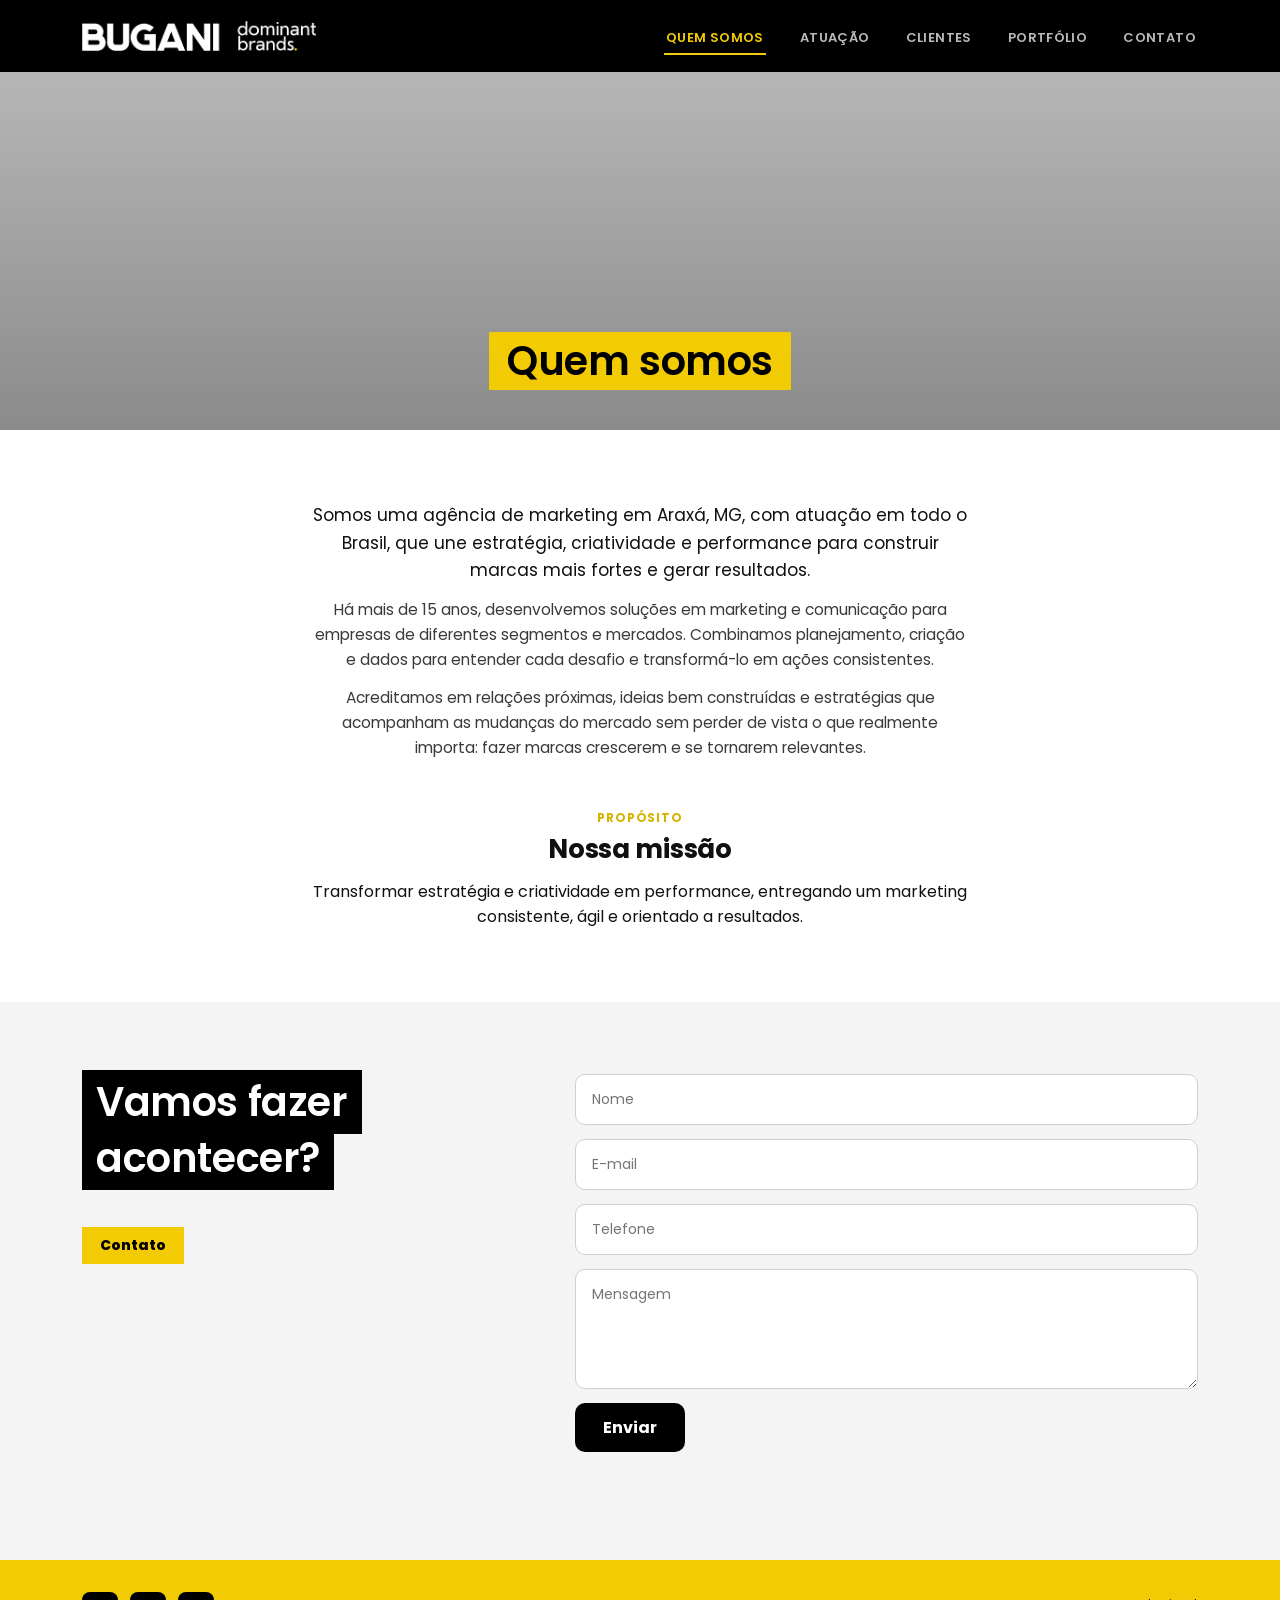
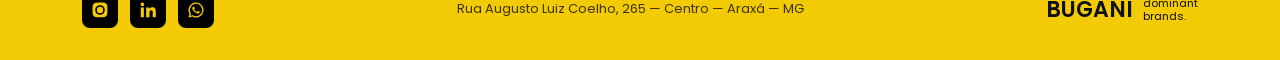
<file: quem-somos.html>
<!DOCTYPE html>
<html lang="pt-BR">
<head>
<meta charset="UTF-8">
<meta name="viewport" content="width=device-width, initial-scale=1">
<title>Quem somos — Bugani</title>
<meta name="description" content="Somos uma agência de marketing em Araxá, MG, com atuação em todo o Brasil, que une estratégia, criatividade e performance para construir marcas mais fortes e gerar resultados.">
<link rel="icon" href="assets/favicon.png" type="image/png">
<link rel="apple-touch-icon" href="assets/apple-touch-icon.png">
<link rel="canonical" href="https://www.bugani.com.br/quem-somos.html">
<meta name="theme-color" content="#000000">
<meta property="og:type" content="website">
<meta property="og:site_name" content="Bugani">
<meta property="og:title" content="Quem somos — Bugani">
<meta property="og:description" content="Somos uma agência de marketing em Araxá, MG, com atuação em todo o Brasil, que une estratégia, criatividade e performance para construir marcas mais fortes e gerar resultados.">
<meta property="og:image" content="https://www.bugani.com.br/assets/og-image.png">
<meta property="og:url" content="https://www.bugani.com.br/quem-somos.html">
<meta property="og:locale" content="pt_BR">
<meta name="twitter:card" content="summary_large_image">
<meta name="twitter:title" content="Quem somos — Bugani">
<meta name="twitter:description" content="Somos uma agência de marketing em Araxá, MG, com atuação em todo o Brasil, que une estratégia, criatividade e performance para construir marcas mais fortes e gerar resultados.">
<meta name="twitter:image" content="https://www.bugani.com.br/assets/og-image.png">
<link rel="preconnect" href="https://www.youtube-nocookie.com">
<link rel="preconnect" href="https://fonts.googleapis.com">
<link rel="preconnect" href="https://fonts.gstatic.com" crossorigin>
<link href="https://fonts.googleapis.com/css2?family=Poppins:wght@400;500;600;700&display=swap" rel="stylesheet">
<link rel="stylesheet" href="css/style.css">
</head>
<body>
<a href="#main" class="skip-link">Pular para o conteúdo</a>

<header class="nav">
  <div class="container">
    <a href="index.html" class="nav-logo">
      <img src="assets/logo-white.png" alt="Bugani — dominant brands." class="nav-logo__img">
    </a>
    <button class="nav-toggle" aria-label="Abrir menu" aria-expanded="false" aria-controls="nav-links">
      <span></span><span></span><span></span>
    </button>
    <ul class="nav-links" id="nav-links">
      <li><a href="quem-somos.html" aria-current="page">Quem somos</a></li>
      <li><a href="atuacao.html">Atuação</a></li>
      <li><a href="clientes.html">Clientes</a></li>
      <li><a href="portfolio.html">Portfólio</a></li>
      <li><a href="#contato">Contato</a></li>
    </ul>
  </div>
</header>

<main id="main">

  <section class="page-banner video-block" data-yt-id="15U0KMzEqms" data-yt-title="Bugani — quem somos">
    <div class="video-block__scrim"></div>
    <div class="container">
      <h1 class="page-banner__label">Quem somos</h1>
    </div>
  </section>

  <section class="section">
    <div class="container container--narrow">
      <div class="section-intro">
        <p>Somos uma agência de marketing em Araxá, MG, com atuação em todo o Brasil, que une estratégia, criatividade e performance para construir marcas mais fortes e gerar resultados.</p>
        <p>Há mais de 15 anos, desenvolvemos soluções em marketing e comunicação para empresas de diferentes segmentos e mercados. Combinamos planejamento, criação e dados para entender cada desafio e transformá-lo em ações consistentes.</p>
        <p>Acreditamos em relações próximas, ideias bem construídas e estratégias que acompanham as mudanças do mercado sem perder de vista o que realmente importa: fazer marcas crescerem e se tornarem relevantes.</p>
      </div>

      <div class="mission-block">
        <span class="section-kicker">Propósito</span>
        <h2 class="content-heading">Nossa missão</h2>
        <p>Transformar estratégia e criatividade em performance, entregando um marketing consistente, ágil e orientado a resultados.</p>
      </div>
    </div>
  </section>

  <section id="contato" class="section section--muted">
    <div class="container">
      <div class="contact">
        <div>
          <h2 class="contact__title">Vamos fazer acontecer?</h2>
          <br><br>
          <a href="#contato-form" class="contact__cta">Contato</a>
        </div>
        <form class="contact-form" id="contato-form" novalidate>
          <label class="visually-hidden" for="nome">Nome</label>
          <input id="nome" name="nome" type="text" placeholder="Nome" required>
          <label class="visually-hidden" for="email">E-mail</label>
          <input id="email" name="email" type="email" placeholder="E-mail" required>
          <label class="visually-hidden" for="telefone">Telefone</label>
          <input id="telefone" name="telefone" type="tel" placeholder="Telefone">
          <label class="visually-hidden" for="mensagem">Mensagem</label>
          <textarea id="mensagem" name="mensagem" placeholder="Mensagem" required></textarea>
          <button type="submit">Enviar</button>
          <p class="form-status" role="status" aria-live="polite"></p>
        </form>
      </div>
    </div>
  </section>
</main>

<footer class="footer">
  <div class="container">
    <div class="footer-social">
      <a href="https://www.instagram.com/bugani.ag/" target="_blank" rel="noopener" aria-label="Instagram"><svg viewBox="0 0 24 24" width="18" height="18"><path d="M12 2c2.7 0 3 .01 4.1.06 1.1.05 1.8.2 2.4.44.65.25 1.2.6 1.75 1.15.5.5.85 1.1 1.1 1.75.24.6.4 1.3.44 2.4.05 1.1.06 1.4.06 4.1s-.01 3-.06 4.1c-.05 1.1-.2 1.8-.44 2.4a4.9 4.9 0 0 1-1.15 1.75 4.9 4.9 0 0 1-1.75 1.1c-.6.24-1.3.4-2.4.44-1.1.05-1.4.06-4.1.06s-3-.01-4.1-.06c-1.1-.05-1.8-.2-2.4-.44a4.9 4.9 0 0 1-1.75-1.15 4.9 4.9 0 0 1-1.1-1.75c-.24-.6-.4-1.3-.44-2.4C2.01 15 2 14.7 2 12s.01-3 .06-4.1c.05-1.1.2-1.8.44-2.4.25-.65.6-1.2 1.15-1.75A4.9 4.9 0 0 1 5.4 2.65c.6-.24 1.3-.4 2.4-.44C8.9 2.16 9.2 2.15 12 2Zm0 3.6a6.4 6.4 0 1 0 0 12.8 6.4 6.4 0 0 0 0-12.8Zm0 2.16a4.24 4.24 0 1 1 0 8.48 4.24 4.24 0 0 1 0-8.48Zm6.65-2.4a1.5 1.5 0 1 1-3 0 1.5 1.5 0 0 1 3 0Z"/></svg></a>
      <a href="https://www.linkedin.com/company/buganimarketing/" target="_blank" rel="noopener" aria-label="LinkedIn"><svg viewBox="0 0 24 24" width="18" height="18"><path d="M6.94 4.5a2.44 2.44 0 1 1-4.88 0 2.44 2.44 0 0 1 4.88 0ZM2.4 8.75h4.13V21.5H2.4V8.75Zm7.13 0h3.96v1.75h.06c.55-1.04 1.9-2.14 3.92-2.14 4.2 0 4.97 2.76 4.97 6.36V21.5h-4.13v-6c0-1.43-.03-3.27-2-3.27-2 0-2.3 1.56-2.3 3.17v6.1H9.53V8.75Z"/></svg></a>
      <a href="https://wa.me/5534999525095" target="_blank" rel="noopener" aria-label="WhatsApp"><svg viewBox="0 0 24 24" width="18" height="18"><path d="M12 2a10 10 0 0 0-8.6 15.1L2 22l5.03-1.36A10 10 0 1 0 12 2Zm0 18.2a8.16 8.16 0 0 1-4.16-1.14l-.3-.18-3 .81.8-2.93-.19-.3A8.2 8.2 0 1 1 12 20.2Zm4.5-6.13c-.24-.12-1.45-.72-1.68-.8-.22-.08-.39-.12-.55.12-.16.24-.63.8-.78.97-.14.16-.29.18-.53.06-.24-.12-1.02-.38-1.94-1.2-.72-.64-1.2-1.43-1.35-1.67-.14-.24-.02-.37.1-.49.11-.11.24-.29.36-.43.12-.14.16-.24.24-.4.08-.16.04-.3-.02-.42-.06-.12-.55-1.33-.76-1.82-.2-.48-.4-.42-.55-.42h-.47c-.16 0-.42.06-.64.3-.22.24-.84.82-.84 2s.86 2.32.98 2.48c.12.16 1.7 2.6 4.13 3.64.58.25 1.03.4 1.38.51.58.18 1.11.16 1.53.1.47-.07 1.45-.59 1.65-1.16.2-.57.2-1.06.14-1.16-.06-.1-.22-.16-.46-.28Z"/></svg></a>
    </div>
    <p class="footer-address">Rua Augusto Luiz Coelho, 265 — Centro — Araxá — MG</p>
    <div class="footer-logo">
      <span class="word">BUGANI</span>
      <span class="tag">dominant<br>brands.</span>
    </div>
  </div>
</footer>

<script src="js/main.js"></script>
</body>
</html>
</file>
<file: css/style.css>
/* ==========================================================================
   BUGANI — Design system
   Preto / Dourado / Cinza-claro — identidade já definida no briefing.
   ========================================================================== */

:root {
  --black: #000000;
  --gold: #F2CB05;
  --gold-dark: #D6B300;
  --bg-light: #EAEAEA;
  --bg-lighter: #F4F4F4;
  --bg-mid: #D6D6D6;
  --white: #FFFFFF;
  --ink: #101010;
  --ink-soft: #3A3A3A;
  --border: #CFCFCF;

  --font-display: "Poppins", "Helvetica Neue", Arial, sans-serif;
  --font-body: "Poppins", "Helvetica Neue", Arial, sans-serif;

  --nav-h: 72px;
  --container: 1180px;
  --radius: 14px;

  --ease: cubic-bezier(.4, 0, .2, 1);
}

@media (prefers-reduced-motion: reduce) {
  * { animation-duration: 0.01ms !important; animation-iteration-count: 1 !important; transition-duration: 0.01ms !important; scroll-behavior: auto !important; }
}

*, *::before, *::after { box-sizing: border-box; }
html { scroll-behavior: smooth; }
body {
  margin: 0;
  font-family: var(--font-body);
  color: var(--ink);
  background: var(--white);
  -webkit-font-smoothing: antialiased;
  overflow-x: hidden;
}
img { max-width: 100%; display: block; }
a { color: inherit; text-decoration: none; }
button { font: inherit; cursor: pointer; }
h1, h2, h3, h4 { margin: 0; font-family: var(--font-display); font-weight: 600; line-height: 1.15; letter-spacing: -0.01em; }
p { margin: 0; line-height: 1.6; }
.container { max-width: var(--container); margin: 0 auto; padding: 0 32px; }
.container--narrow { max-width: 900px; }
@media (max-width: 420px) { .container { padding: 0 20px; } }

/* Skip link */
.skip-link {
  position: absolute; left: -999px; top: 0; z-index: 200;
  background: var(--gold); color: var(--black); padding: 12px 20px; font-weight: 700;
}
.skip-link:focus { left: 16px; top: 16px; }

:focus-visible { outline: 3px solid var(--gold); outline-offset: 2px; }

/* ---------- Nav ---------- */
.nav {
  position: sticky; top: 0; z-index: 100;
  background: var(--black);
  height: var(--nav-h);
  display: flex; align-items: center;
}
.nav .container { display: flex; align-items: center; justify-content: space-between; width: 100%; }
.nav-logo { display: flex; align-items: center; gap: 10px; color: var(--white); }
.nav-logo__img { height: 30px; width: auto; display: block; }
.nav-logo .word { font-family: var(--font-display); font-size: 22px; letter-spacing: -0.02em; }
.nav-logo .tag { font-size: 11px; line-height: 1.15; color: #C9C9C9; font-weight: 400; }
.nav-links { display: flex; gap: 32px; list-style: none; margin: 0; padding: 0; }
.nav-links a {
  color: #B9B9B9; font-size: 13px; font-weight: 600; letter-spacing: 0.03em; text-transform: uppercase;
  padding: 6px 2px; border-bottom: 2px solid transparent; transition: color .2s var(--ease), border-color .2s var(--ease);
}
.nav-links a:hover, .nav-links a:focus-visible { color: var(--white); }
.nav-links a[aria-current="page"] { color: var(--gold); border-bottom-color: var(--gold); }
.nav-toggle { display: none; }

@media (max-width: 860px) {
  .nav-links {
    position: fixed; inset: var(--nav-h) 0 0 0; background: var(--black);
    flex-direction: column; gap: 0; padding: 8px 32px 32px;
    transform: translateY(-8px); opacity: 0; pointer-events: none;
    transition: opacity .2s var(--ease), transform .2s var(--ease);
  }
  .nav-links.is-open { opacity: 1; transform: translateY(0); pointer-events: auto; }
  .nav-links li { border-bottom: 1px solid #222; }
  .nav-links a { display: block; padding: 16px 0; }
  .nav-toggle {
    display: flex; flex-direction: column; gap: 5px; background: none; border: 0; padding: 12px;
  }
  .nav-toggle span { width: 24px; height: 2px; background: var(--white); }
}

/* ---------- Video block (hero / banner) ---------- */
.video-block { position: relative; background: var(--bg-mid); overflow: hidden; }
/* O JS cria o <iframe> já com a classe video-block__media diretamente nele
   (não dentro de uma div wrapper) — por isso o seletor é direto. Isso
   garante que pointer-events:none e o tamanho calculado sejam aplicados
   no elemento certo (evita hover mostrando controles do YouTube). */
.video-block__media {
  position: absolute; top: 50%; left: 50%; border: 0; pointer-events: none;
  transform: translate(-50%, -50%);
  width: 100vw; height: 56.25vw;       /* 16:9 a partir da largura da tela */
  min-width: 177.78vh; min-height: 100vh; /* 16:9 a partir da altura da tela */
}
@supports (width: 100cqw) {
  .video-block { container-type: size; }
  .video-block__media {
    width: 100cqw; height: 56.25cqw;
    min-width: 177.78cqh; min-height: 100cqh;
  }
}
.video-block__scrim { position: absolute; inset: 0; background: linear-gradient(180deg, rgba(0,0,0,.15), rgba(0,0,0,.35)); }
.video-block__placeholder {
  position: absolute; inset: 0; display: flex; align-items: center; justify-content: center;
  color: #8b8b8b; font-size: 12px; letter-spacing: .08em; text-transform: uppercase; text-align: center; padding: 24px;
}

/* Home: stacked hero sections */
.hero-section {
  /* Cresce com a largura da tela (até um teto) pra telas grandes mostrarem
     mais do enquadramento original do vídeo, sem cortar tanto em cima/baixo. */
  min-height: clamp(420px, 42vw, 640px);
  display: flex; align-items: center;
}
.hero-section .container { position: relative; z-index: 2; width: 100%; }
.hero-section__copy { max-width: 640px; }
.hero-section__title {
  display: inline; font-size: clamp(22px, 3.4vw, 34px); color: var(--white);
  background: var(--black); padding: 6px 14px; box-decoration-break: clone; -webkit-box-decoration-break: clone;
  line-height: 1.5;
}
.hero-section__cta {
  margin-top: 18px; display: inline-block; background: var(--gold); color: var(--black);
  font-weight: 800; font-size: 14px; padding: 10px 20px; letter-spacing: .02em;
  transition: background .2s var(--ease), transform .2s var(--ease);
}
.hero-section__cta:hover { background: var(--gold-dark); transform: translateY(-1px); }

.hero-dots {
  position: absolute; right: 32px; top: 50%; transform: translateY(-50%);
  display: flex; flex-direction: column; gap: 10px; z-index: 3;
}
.hero-dots a {
  width: 9px; height: 9px; border-radius: 50%; background: rgba(255,255,255,.55); border: 0; display: block;
  transition: background .2s var(--ease), transform .2s var(--ease);
}
.hero-dots a[aria-current="true"], .hero-dots a:hover { background: var(--black); transform: scale(1.15); }
@media (max-width: 640px) { .hero-dots { display: none; } }

/* Inner page banner */
.page-banner { position: relative; overflow: hidden; background: var(--bg-mid); min-height: clamp(260px, 28vw, 420px); display: flex; align-items: flex-end; padding-bottom: 40px; }
.page-banner__bg { position: absolute; inset: 0; width: 100%; height: 100%; object-fit: cover; }
.page-banner .container { position: relative; z-index: 2; text-align: center; }
.page-banner__label {
  display: inline-block; background: var(--gold); color: var(--black);
  font-family: var(--font-display); font-weight: 600; font-size: clamp(26px, 4vw, 40px); padding: 6px 18px;
}

/* ---------- Section blocks ---------- */
.section { padding: 72px 0; }
.section--tight { padding: 48px 0; }
.section--muted { background: var(--bg-lighter); }
.section-heading {
  display: inline-block; background: var(--black); color: var(--white);
  font-size: 20px; padding: 8px 16px; margin-bottom: 20px;
}

/* ---------- Títulos leves de conteúdo (sem a caixa preta pesada) ---------- */
.section-kicker {
  display: block; font-size: 12px; font-weight: 700; letter-spacing: .08em;
  text-transform: uppercase; color: var(--gold-dark); margin-bottom: 8px;
}
.content-heading {
  font-family: var(--font-body); font-weight: 700; font-size: clamp(20px, 2.4vw, 26px);
  color: var(--ink); margin: 0 0 14px; letter-spacing: -0.01em;
}
.section-intro { max-width: 660px; margin: 0 auto; text-align: center; }
.section-intro p:first-child { font-size: 17px; color: var(--ink); }
.section-intro p { font-size: 15.5px; color: var(--ink-soft); }
.section-intro p + p { margin-top: 14px; }
.mission-block { text-align: center; }
.mission-block .content-heading, .mission-block .section-kicker { display: block; }

/* ---------- Equipe: foto + nome (sem vídeo) ---------- */
.team-card { text-align: center; }
.team-card__photo {
  aspect-ratio: 4/5; border-radius: var(--radius); overflow: hidden; background: var(--bg-mid);
}
.team-card__photo img { width: 100%; height: 100%; object-fit: cover; }
.team-card__name { margin-top: 14px; font-family: var(--font-body); font-weight: 700; font-size: 15px; color: var(--ink); }
.team-card__role { font-size: 13px; color: var(--ink-soft); margin-top: 2px; }

/* ---------- Atuação: cards com ícone (mais leves que os blocos coloridos) ---------- */
.service-grid { display: grid; grid-template-columns: repeat(3, 1fr); gap: 16px; margin-top: 32px; }
@media (max-width: 760px) { .service-grid { grid-template-columns: 1fr 1fr; } }
@media (max-width: 480px) { .service-grid { grid-template-columns: 1fr; } }
.service-card {
  padding: 26px 22px; border-radius: 14px; background: var(--white); border: 1px solid var(--border);
  min-height: 150px; display: flex; flex-direction: column; align-items: center; text-align: center; gap: 16px;
  transition: border-color .2s var(--ease), transform .2s var(--ease);
}
.service-card:hover { border-color: var(--gold); transform: translateY(-2px); }
.service-card__icon {
  width: 42px; height: 42px; border-radius: 10px; background: var(--black);
  display: flex; align-items: center; justify-content: center; flex-shrink: 0;
}
.service-card__icon svg { width: 20px; height: 20px; stroke: var(--gold); color: var(--gold); fill: none; stroke-width: 1.6; stroke-linecap: round; stroke-linejoin: round; }
.service-card__text { font-family: var(--font-body); font-weight: 600; font-size: 15px; line-height: 1.4; color: var(--ink); }

/* ---------- Clientes: slots de logo (imagem estática) ---------- */
.client-logo-slot {
  aspect-ratio: 3/2; border-radius: var(--radius); overflow: hidden;
  background: var(--white); border: 1px solid var(--border);
  display: flex; align-items: center; justify-content: center; padding: 9%;
}
.client-logo-slot img { width: 100%; height: 100%; object-fit: contain; }

/* ---------- Portfólio: capa estática (sem vídeo no grid) ---------- */
.project-cover { position: relative; border-radius: var(--radius); overflow: hidden; aspect-ratio: 16/10; display: block; }
.project-cover img { width: 100%; height: 100%; object-fit: cover; transition: transform .5s var(--ease); }
.project-cover:hover img { transform: scale(1.05); }
.project-cover__caption {
  position: absolute; left: 0; right: 0; bottom: 0; padding: 14px 16px;
  background: linear-gradient(0deg, rgba(0,0,0,.75), transparent);
  color: var(--white); font-size: 13px; font-weight: 700; letter-spacing: .01em; text-align: center;
}

/* ---------- Card grids (equipe / clientes / portfólio) ---------- */
.card-grid { display: grid; gap: 20px; margin-top: 32px; }
.card-grid--4 { grid-template-columns: repeat(4, 1fr); }
.card-grid--5 { grid-template-columns: repeat(5, 1fr); }
.card-grid--3 { grid-template-columns: repeat(3, 1fr); }
@media (max-width: 960px) { .card-grid--4, .card-grid--5 { grid-template-columns: repeat(3, 1fr); } }
@media (max-width: 640px) { .card-grid--4, .card-grid--5, .card-grid--3 { grid-template-columns: repeat(2, 1fr); } }
@media (max-width: 420px) { .card-grid--4, .card-grid--3 { grid-template-columns: 1fr; } }

.media-card {
  position: relative; border-radius: var(--radius); overflow: hidden; aspect-ratio: 4/5;
  background: var(--white); border: 1px solid var(--border);
  cursor: pointer; container-type: size;
}
.media-card--wide { aspect-ratio: 16/10; }
.media-card--logo { aspect-ratio: 3/2; background: var(--white); }
.media-card:focus-visible { outline: 3px solid var(--gold); outline-offset: 3px; }
.media-card__thumb { position: absolute; inset: 0; width: 100%; height: 100%; object-fit: cover; background: var(--bg-mid); }
.media-card--logo .media-card__thumb { object-fit: contain; padding: 22%; }
.media-card__frame {
  position: absolute; top: 50%; left: 50%; border: 0; pointer-events: none;
  transform: translate(-50%, -50%); opacity: 0; transition: opacity .25s var(--ease);
  width: 100%; height: 100%;
}
@supports (width: 100cqw) {
  .media-card__frame { width: 100cqw; height: 56.25cqw; min-width: 177.78cqh; min-height: 100cqh; }
}
.media-card__frame.is-active { opacity: 1; pointer-events: auto; }
.media-card__play {
  position: absolute; left: 50%; top: 50%; transform: translate(-50%, -50%);
  width: 46px; height: 46px; border-radius: 50%; background: rgba(0,0,0,.72);
  display: flex; align-items: center; justify-content: center; transition: background .2s var(--ease), transform .2s var(--ease);
  pointer-events: none;
}
.media-card:hover .media-card__play, .media-card:focus-visible .media-card__play { background: var(--gold); }
.media-card:hover .media-card__play svg path, .media-card:focus-visible .media-card__play svg path { fill: var(--black); }
.media-card.is-playing .media-card__play { opacity: 0; }
.media-card__play svg { width: 15px; height: 15px; margin-left: 2px; }
.media-card__caption {
  position: absolute; left: 0; right: 0; bottom: 0; padding: 10px 12px;
  background: linear-gradient(0deg, rgba(0,0,0,.72), transparent);
  color: var(--white); font-size: 13px; font-weight: 700; letter-spacing: .01em;
}

/* Carousel controls (clientes / portfólio) */
.carousel-controls { display: flex; justify-content: center; gap: 10px; margin-top: 32px; }
.carousel-controls button {
  width: 40px; height: 40px; background: var(--gold); border: 0; border-radius: 6px;
  display: flex; align-items: center; justify-content: center; transition: background .2s var(--ease);
}
.carousel-controls button:hover { background: var(--gold-dark); }
.carousel-controls button:disabled { background: var(--border); cursor: not-allowed; }
.carousel-controls svg { width: 16px; height: 16px; }
.carousel-track { overflow: visible; }

/* ---------- Sobre / equipe text blocks ---------- */
.mission-block { margin: 48px auto 0; max-width: 720px; }

/* ---------- Contato ---------- */
.contact {
  display: grid; grid-template-columns: 1fr 1.4fr; gap: 48px; align-items: start;
}
@media (max-width: 760px) { .contact { grid-template-columns: 1fr; } }
.contact__title {
  font-size: clamp(28px, 4vw, 40px); color: var(--white); background: var(--black);
  padding: 4px 14px; display: inline; box-decoration-break: clone; -webkit-box-decoration-break: clone; line-height: 1.4;
}
.contact__cta {
  margin-top: 16px; display: inline-block; background: var(--gold); color: var(--black);
  font-weight: 800; font-size: 14px; padding: 8px 18px;
}
.contact-form { display: flex; flex-direction: column; gap: 14px; }
.contact-form input, .contact-form textarea {
  width: 100%; border: 1px solid var(--border); border-radius: 10px; padding: 14px 16px;
  font-family: var(--font-body); font-size: 14px; background: var(--white); color: var(--ink);
  transition: border-color .2s var(--ease);
}
.contact-form input:focus, .contact-form textarea:focus { border-color: var(--black); }
.contact-form textarea { min-height: 120px; resize: vertical; }
.contact-form button {
  align-self: flex-start; background: var(--black); color: var(--white); font-weight: 700;
  padding: 12px 28px; border-radius: 10px; border: 0; transition: background .2s var(--ease);
}
.contact-form button:hover { background: #222; }
.form-note { font-size: 12px; color: var(--ink-soft); margin-top: -2px; }
.form-status { font-size: 13px; margin-top: 4px; min-height: 18px; }
.form-status[data-state="ok"] { color: #1a7a34; }
.form-status[data-state="error"] { color: #b3261e; }

/* ---------- Footer ---------- */
.footer { background: var(--gold); padding: 32px 0; }
.footer .container { display: flex; align-items: center; justify-content: space-between; flex-wrap: wrap; gap: 20px; }
.footer-address { font-size: 13px; color: rgba(0,0,0,.75); text-align: center; flex: 1 1 auto; margin: 0; }
.footer-social { display: flex; gap: 12px; }
.footer-social a {
  width: 36px; height: 36px; background: var(--black); border-radius: 8px;
  display: flex; align-items: center; justify-content: center; transition: transform .2s var(--ease);
}
.footer-social a:hover { transform: translateY(-2px); }
.text-link {
  display: inline-flex; align-items: center; gap: 6px;
  font-family: var(--font-body); font-weight: 600; font-size: 14px; color: var(--ink);
  border-bottom: 1px solid var(--ink); padding-bottom: 2px;
  transition: color .2s var(--ease), border-color .2s var(--ease), gap .2s var(--ease);
}
.text-link:hover { color: var(--gold-dark); border-color: var(--gold-dark); gap: 10px; }
.footer-social svg path { fill: var(--gold); }
.footer-logo { display: flex; align-items: center; gap: 10px; }
.footer-logo .word { font-family: var(--font-display); font-weight: 600; font-size: 22px; }
.footer-logo .tag { font-size: 11px; line-height: 1.15; }

/* ---------- Portfolio detail ---------- */
.project-client { font-family: var(--font-body); font-weight: 700; color: var(--gold-dark); font-size: 15px; margin: -8px 0 0; }
.project-meta { display: flex; gap: 10px; flex-wrap: wrap; margin: 18px 0 0; justify-content: center; }
.project-meta span {
  font-size: 12px; font-weight: 700; text-transform: uppercase; letter-spacing: .04em;
  background: var(--bg-mid); padding: 6px 12px; border-radius: 20px;
}

/* Galeria de slides do case: uma coluna, tamanho de leitura confortável */
.case-gallery { display: flex; flex-direction: column; gap: 28px; max-width: 880px; margin: 0 auto; }
.case-slide { margin: 0; }
.case-slide img {
  width: 100%; border-radius: var(--radius); border: 1px solid var(--border); display: block;
}
.case-slide figcaption { margin-top: 10px; font-size: 13px; color: var(--ink-soft); text-align: center; }

/* PDF do case, incorporado direto na página */
.case-pdf { width: 100%; height: 82vh; border-radius: var(--radius); overflow: hidden; border: 1px solid var(--border); background: var(--bg-lighter); }
.case-pdf iframe { width: 100%; height: 100%; border: 0; }
.case-pdf-link { text-align: center; margin-top: 18px; }

/* Utility */
.visually-hidden {
  position: absolute; width: 1px; height: 1px; padding: 0; margin: -1px; overflow: hidden;
  clip: rect(0,0,0,0); white-space: nowrap; border: 0;
}
</file>
